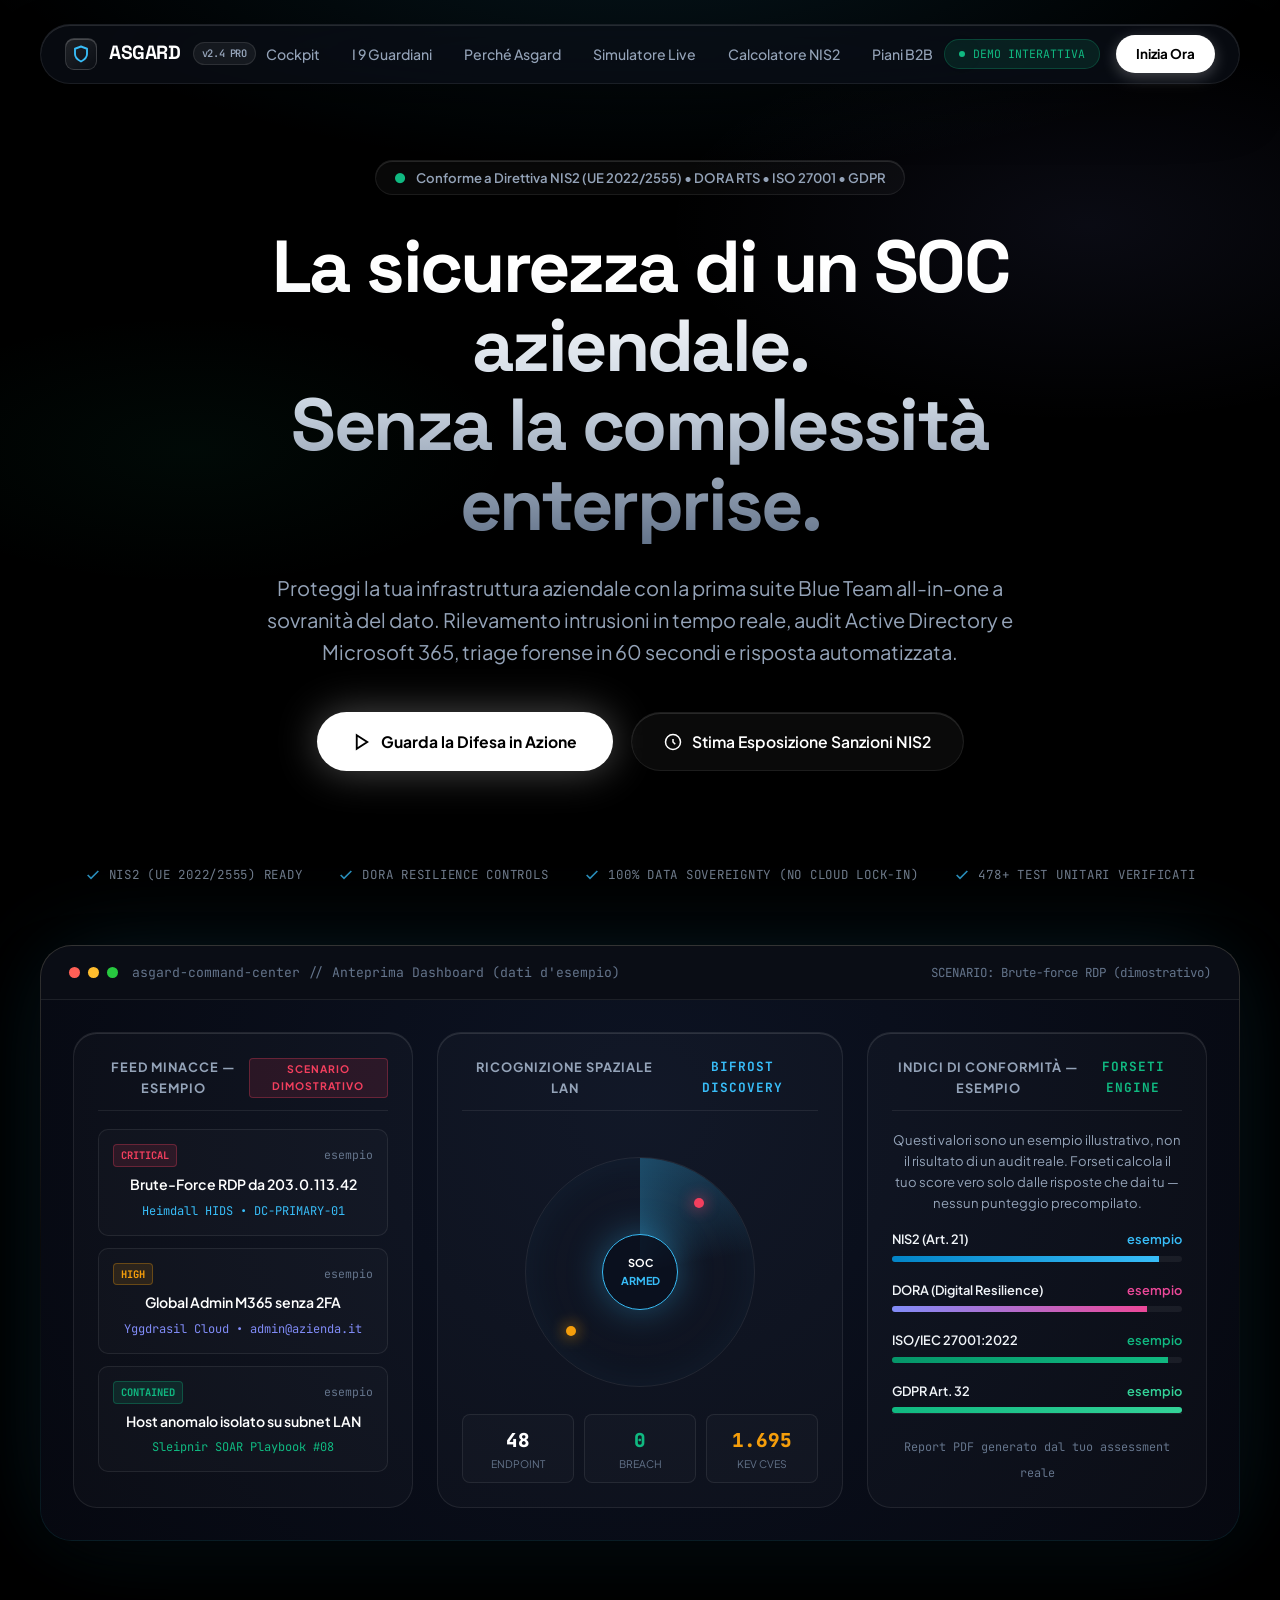
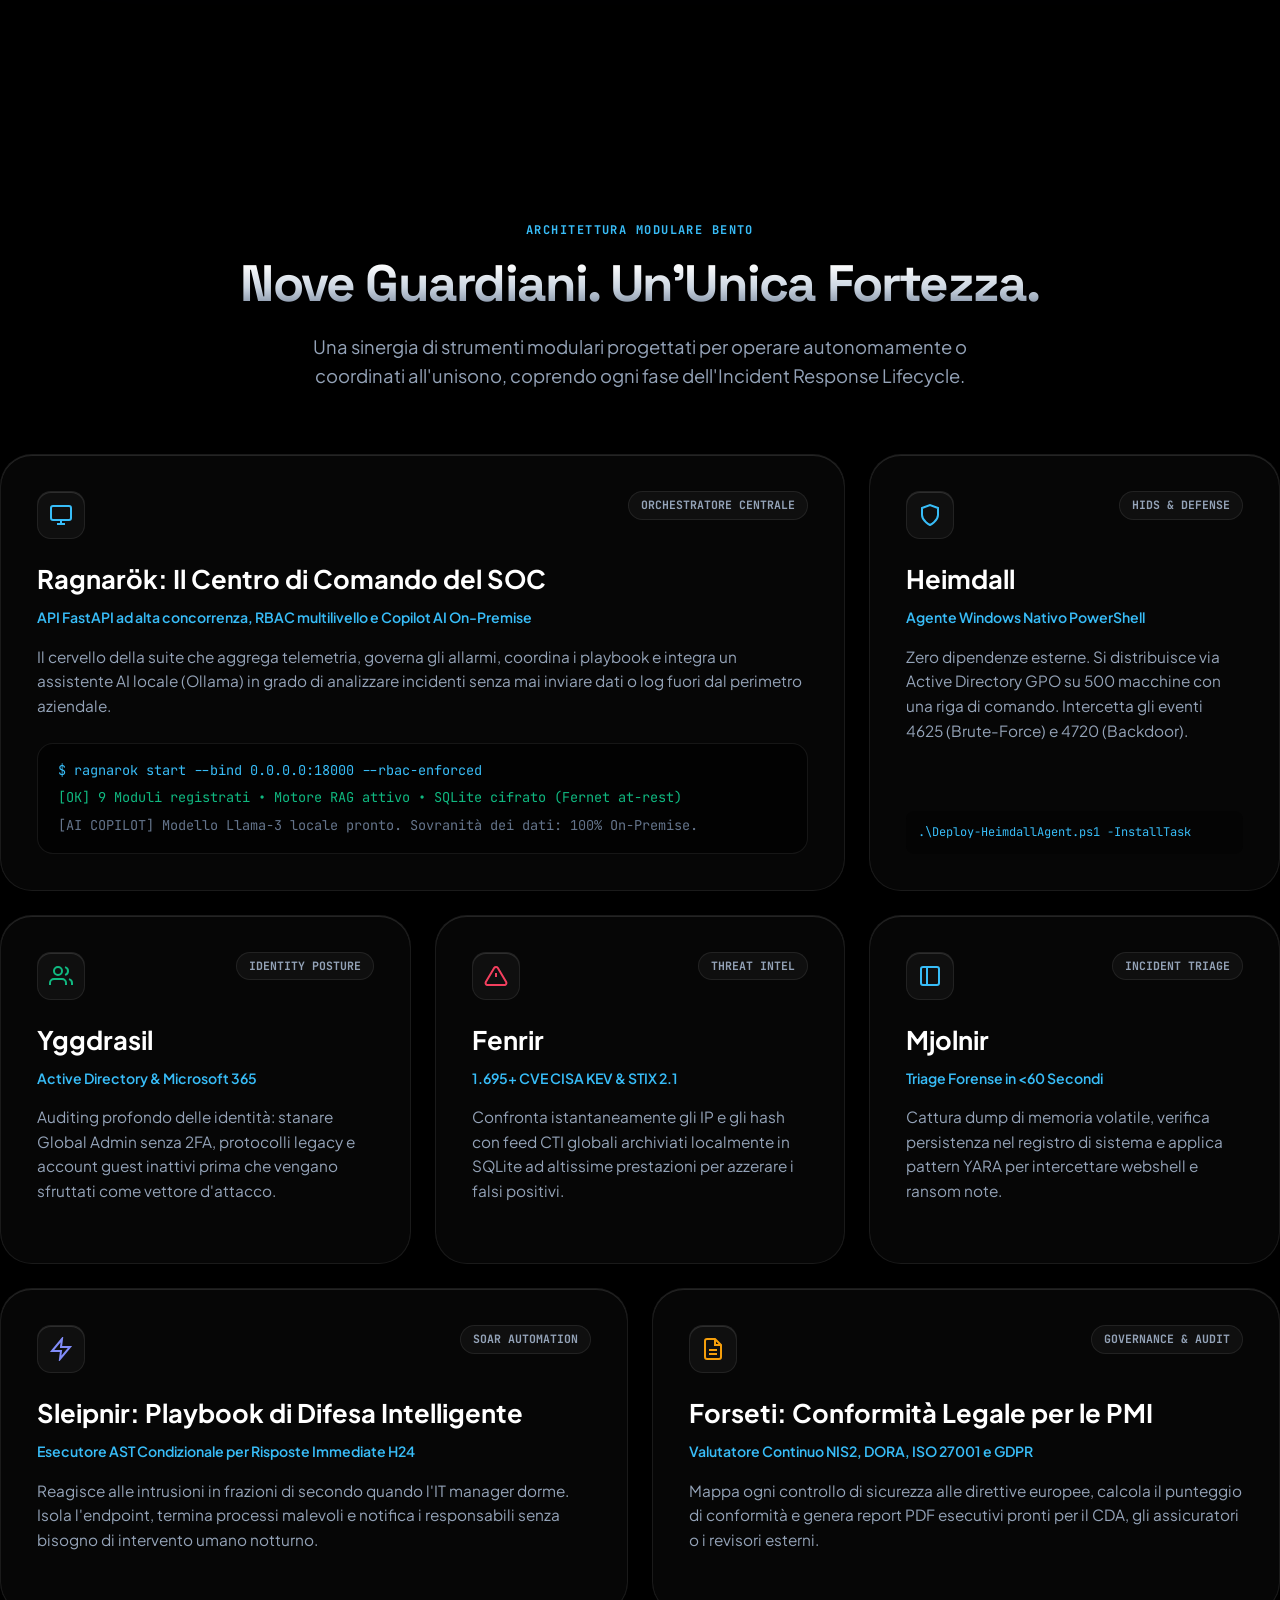
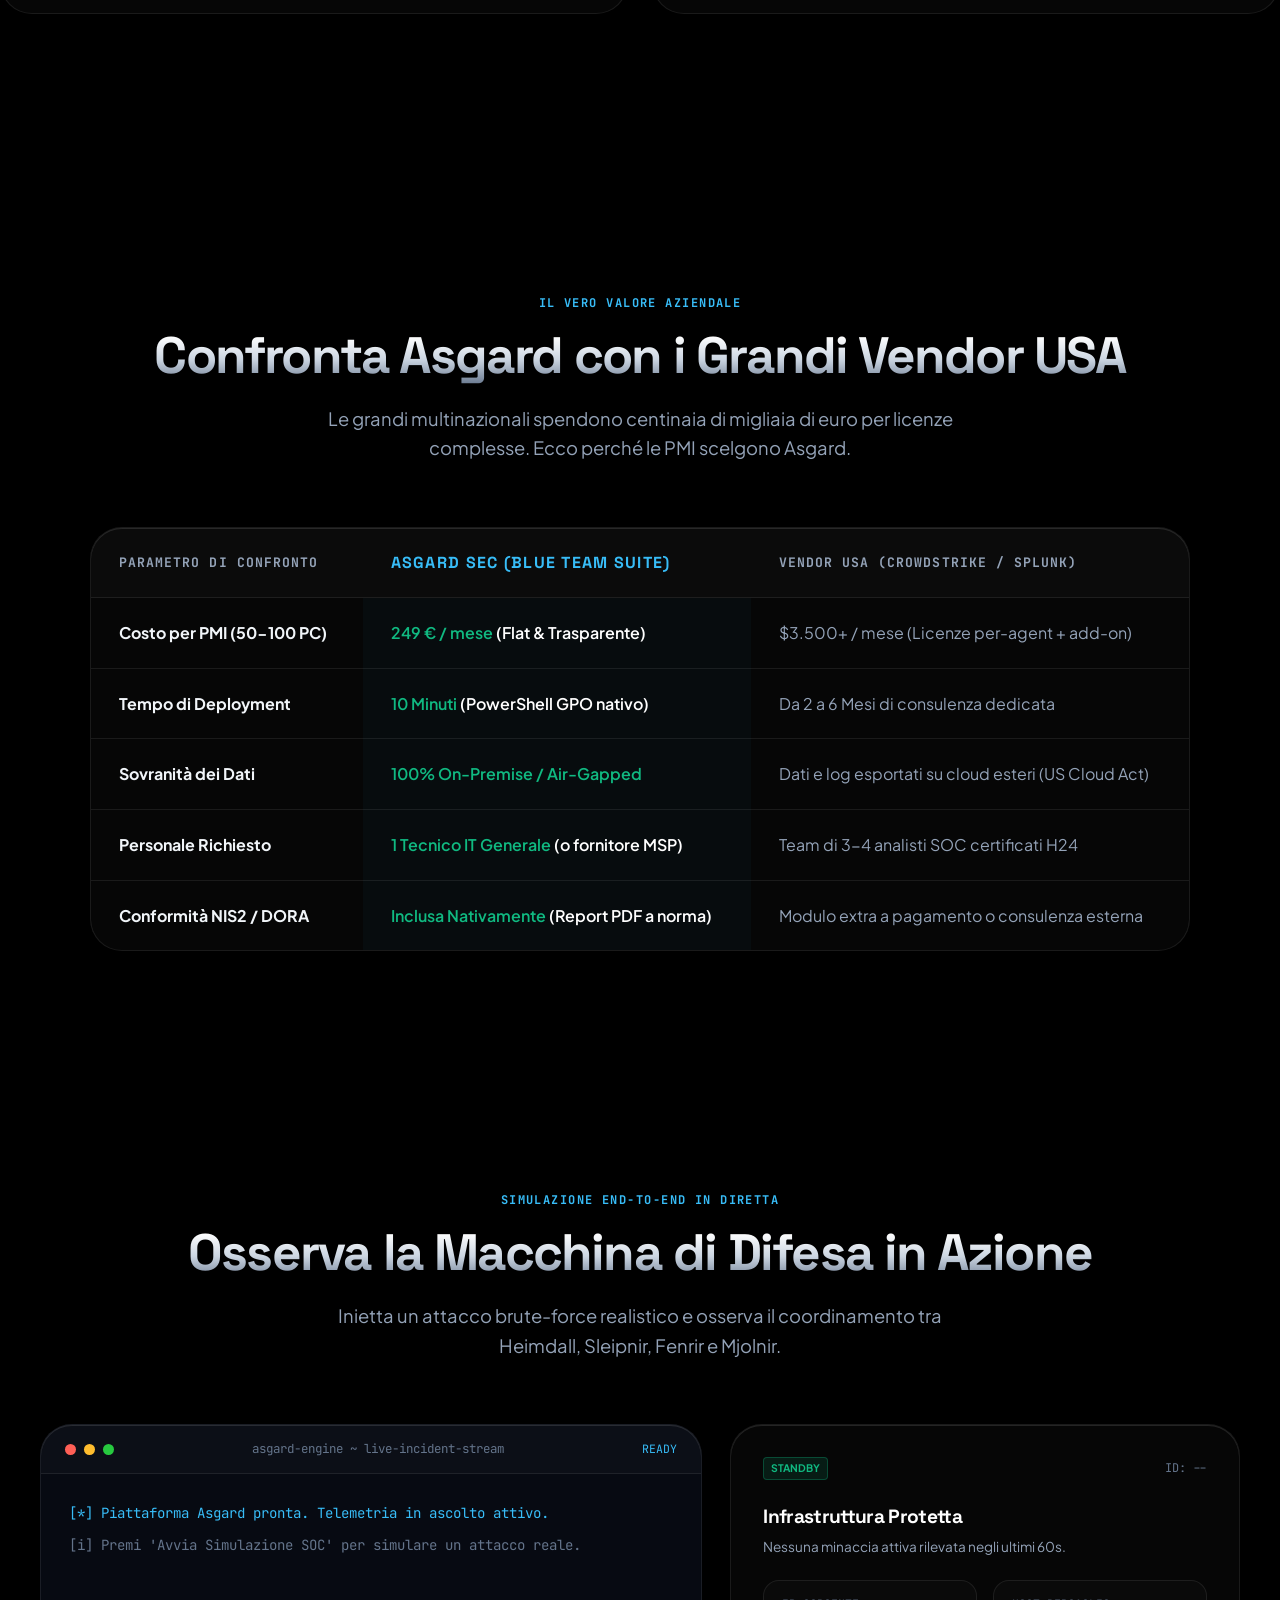
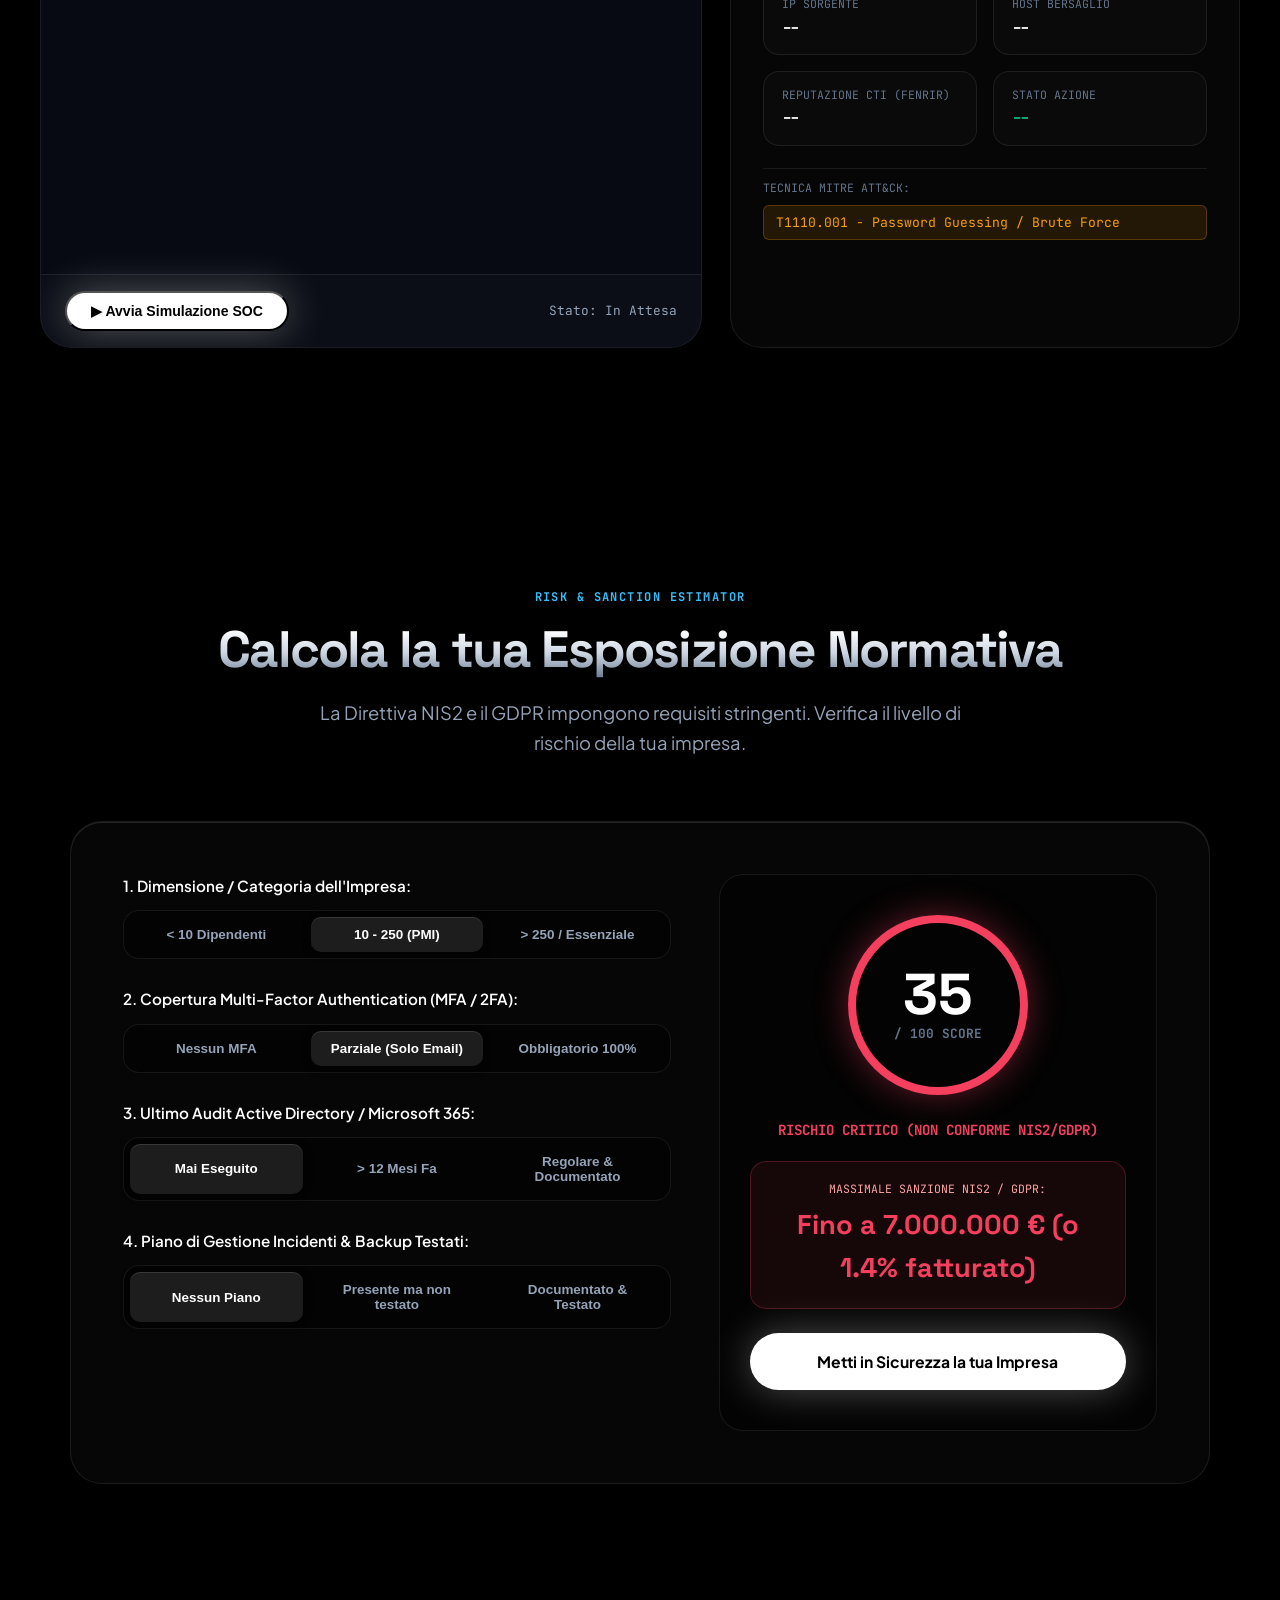
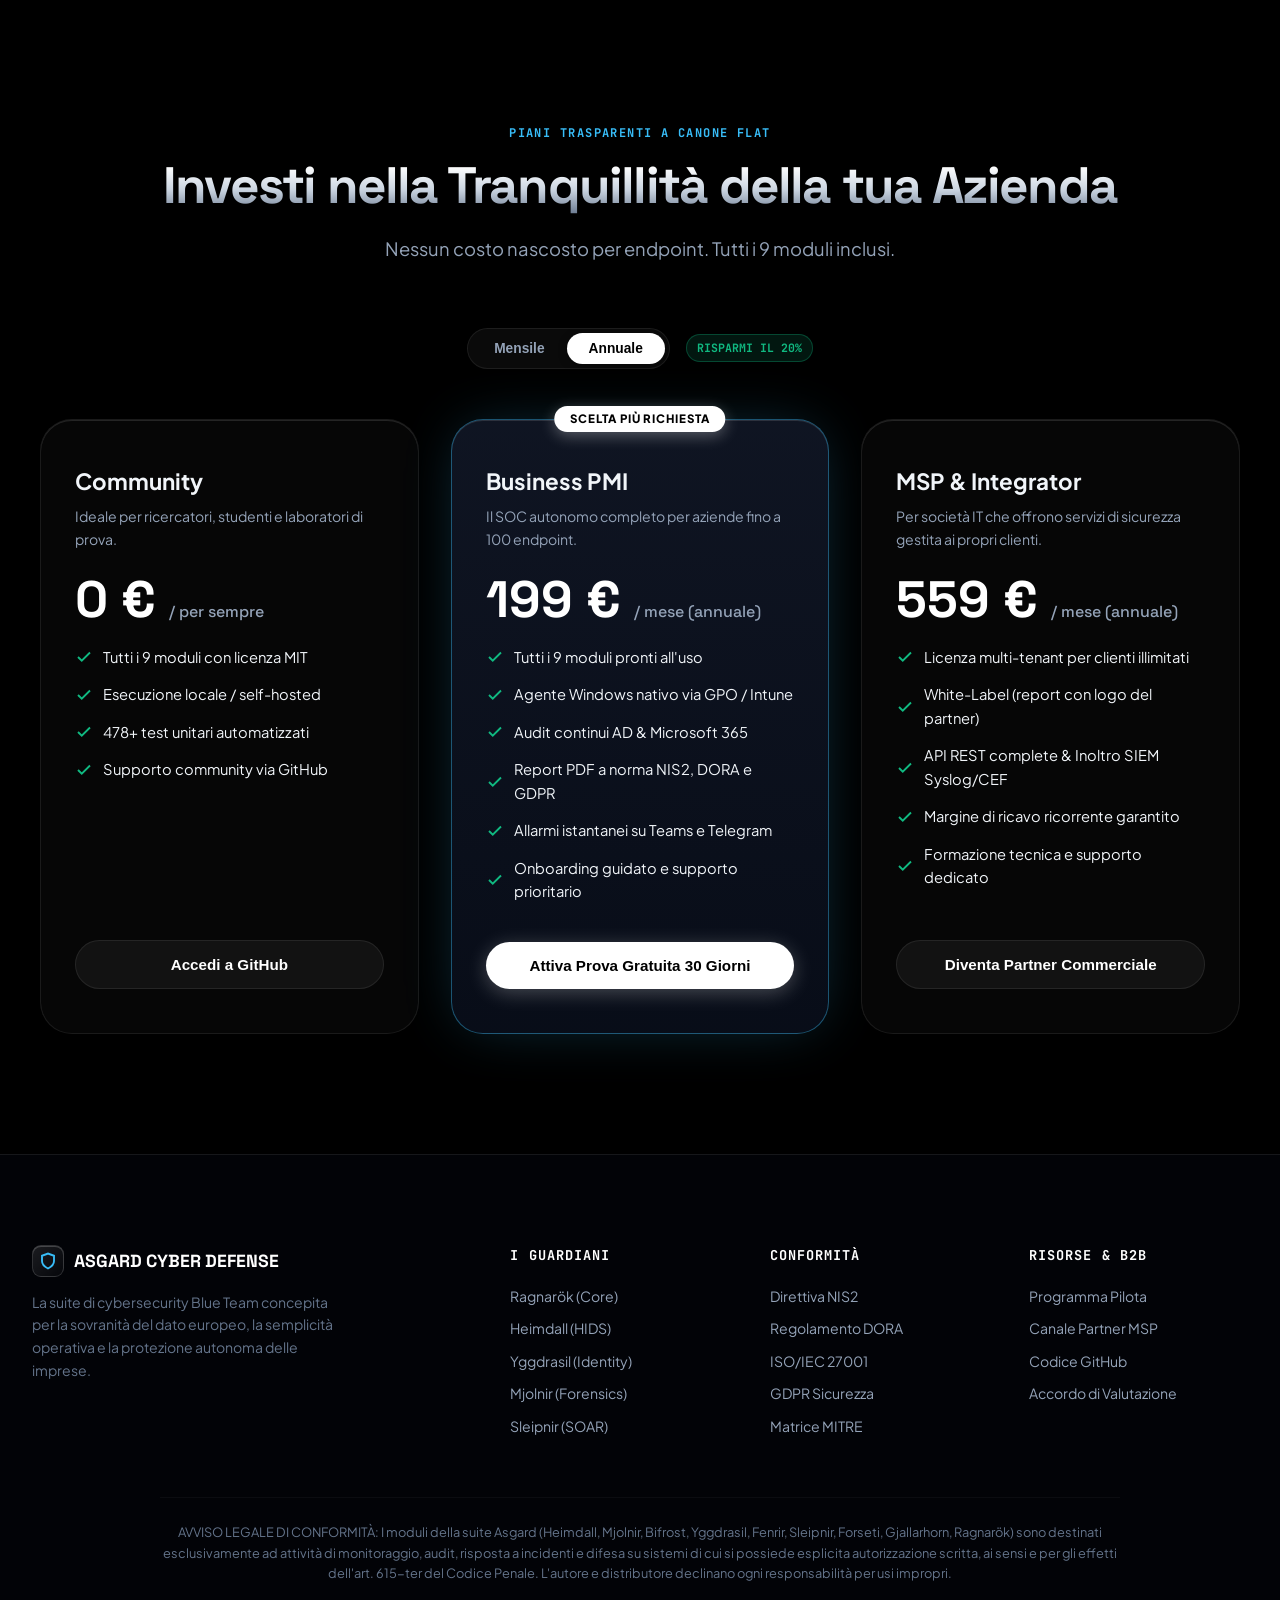
<file: website/index.html>
<!DOCTYPE html>
<html lang="it">
<head>
  <meta charset="UTF-8">
  <meta name="viewport" content="width=device-width, initial-scale=1.0">
  <title>Asgard | Il SOC Autonomo Sovrano per PMI & System Integrator</title>
  <meta name="description" content="Difesa cyber enterprise-grade accessibile. Rilevamento intrusioni H24, audit Active Directory/Microsoft 365, triage forense in 60s e conformità garantita a NIS2, DORA e GDPR.">
  <link rel="stylesheet" href="style.css">
  <link rel="preconnect" href="https://fonts.googleapis.com">
  <link rel="preconnect" href="https://fonts.gstatic.com" crossorigin>
</head>
<body>

  <!-- Aurora Mesh Background -->
  <div class="cyber-bg"></div>

  <!-- Floating Glass Dock Navigation -->
  <div class="nav-wrapper">
    <nav class="navbar">
      <a href="#" class="nav-brand">
        <div class="brand-icon">
          <svg width="18" height="18" viewBox="0 0 24 24" fill="none" stroke="currentColor" stroke-width="2.5" stroke-linecap="round" stroke-linejoin="round"><path d="M12 22s8-4 8-10V5l-8-3-8 3v7c0 6 8 10 8 10z"></path></svg>
        </div>
        <span>ASGARD</span>
        <span class="brand-badge">v2.4 PRO</span>
      </a>

      <ul class="nav-links">
        <li><a href="#cockpit">Cockpit</a></li>
        <li><a href="#bento">I 9 Guardiani</a></li>
        <li><a href="#confronto">Perché Asgard</a></li>
        <li><a href="#simulazione">Simulatore Live</a></li>
        <li><a href="#calcolatore">Calcolatore NIS2</a></li>
        <li><a href="#pricing">Piani B2B</a></li>
      </ul>

      <div class="nav-actions">
        <div class="pulse-pill">
          <span class="pulse-dot"></span>
          <span>DEMO INTERATTIVA</span>
        </div>
        <a href="#pricing" class="btn-nav-cta">Inizia Ora</a>
      </div>
    </nav>
  </div>

  <main>
    <!-- Hero Section -->
    <header class="hero container">
      <div class="hero-pill">
        <span class="dot-check">●</span>
        <span>Conforme a Direttiva NIS2 (UE 2022/2555) • DORA RTS • ISO 27001 • GDPR</span>
      </div>

      <h1 class="titanium-title">
        La sicurezza di un SOC aziendale.<br>
        <span class="cyan-accent">Senza la complessità enterprise.</span>
      </h1>

      <p>
        Proteggi la tua infrastruttura aziendale con la prima suite Blue Team all-in-one a sovranità del dato. Rilevamento intrusioni in tempo reale, audit Active Directory e Microsoft 365, triage forense in 60 secondi e risposta automatizzata.
      </p>

      <div class="hero-actions">
        <a href="#simulazione" class="btn-apple-primary">
          <svg width="18" height="18" viewBox="0 0 24 24" fill="none" stroke="currentColor" stroke-width="2.5"><polygon points="5 3 19 12 5 21 5 3"></polygon></svg>
          Guarda la Difesa in Azione
        </a>
        <a href="#calcolatore" class="btn-apple-secondary">
          <svg width="18" height="18" viewBox="0 0 24 24" fill="none" stroke="currentColor" stroke-width="2"><circle cx="12" cy="12" r="10"></circle><path d="M12 8v4l3 3"></path></svg>
          Stima Esposizione Sanzioni NIS2
        </a>
      </div>

      <!-- Trust Bar / Certification Seals -->
      <div class="trust-bar">
        <div class="trust-item">
          <svg width="16" height="16" viewBox="0 0 24 24" fill="none" stroke="currentColor" stroke-width="2.5"><polyline points="20 6 9 17 4 12"></polyline></svg>
          <span>NIS2 (UE 2022/2555) Ready</span>
        </div>
        <div class="trust-item">
          <svg width="16" height="16" viewBox="0 0 24 24" fill="none" stroke="currentColor" stroke-width="2.5"><polyline points="20 6 9 17 4 12"></polyline></svg>
          <span>DORA Resilience Controls</span>
        </div>
        <div class="trust-item">
          <svg width="16" height="16" viewBox="0 0 24 24" fill="none" stroke="currentColor" stroke-width="2.5"><polyline points="20 6 9 17 4 12"></polyline></svg>
          <span>100% Data Sovereignty (No Cloud Lock-in)</span>
        </div>
        <div class="trust-item">
          <svg width="16" height="16" viewBox="0 0 24 24" fill="none" stroke="currentColor" stroke-width="2.5"><polyline points="20 6 9 17 4 12"></polyline></svg>
          <span>478+ Test Unitari Verificati</span>
        </div>
      </div>

      <!-- Luxury Showcase Frame (Cockpit) -->
      <div id="cockpit" class="showcase-frame">
        <div class="showcase-inner">
          <div class="showcase-topbar">
            <div style="display: flex; align-items: center; gap: 14px;">
              <div class="mac-controls">
                <span class="c-red"></span>
                <span class="c-yellow"></span>
                <span class="c-green"></span>
              </div>
              <span style="font-family: var(--font-mono); color: var(--text-dark);">
                asgard-command-center // Anteprima Dashboard (dati d'esempio)
              </span>
            </div>
            <div style="display: flex; gap: 20px; font-family: var(--font-mono); font-size: 0.78rem;">
              <span style="color: var(--text-dark);">SCENARIO: Brute-force RDP (dimostrativo)</span>
            </div>
          </div>

          <div class="showcase-grid">
            <!-- Feed Card (Left) -->
            <div class="glass-panel">
              <div class="panel-header">
                <span>Feed Minacce — Esempio</span>
                <span class="badge-tag b-crit">SCENARIO DIMOSTRATIVO</span>
              </div>
              <div class="feed-stack">
                <div class="feed-card">
                  <div class="feed-top">
                    <span class="badge-tag b-crit">CRITICAL</span>
                    <span style="color: var(--text-dark);">esempio</span>
                  </div>
                  <div style="font-size: 0.88rem; font-weight: 600; color: #fff;">Brute-Force RDP da 203.0.113.42</div>
                  <div style="font-size: 0.75rem; color: var(--cyan); font-family: var(--font-mono);">Heimdall HIDS • DC-PRIMARY-01</div>
                </div>

                <div class="feed-card">
                  <div class="feed-top">
                    <span class="badge-tag b-high">HIGH</span>
                    <span style="color: var(--text-dark);">esempio</span>
                  </div>
                  <div style="font-size: 0.88rem; font-weight: 600; color: #fff;">Global Admin M365 senza 2FA</div>
                  <div style="font-size: 0.75rem; color: var(--violet); font-family: var(--font-mono);">Yggdrasil Cloud • admin@azienda.it</div>
                </div>

                <div class="feed-card">
                  <div class="feed-top">
                    <span class="badge-tag b-ok">CONTAINED</span>
                    <span style="color: var(--text-dark);">esempio</span>
                  </div>
                  <div style="font-size: 0.88rem; font-weight: 600; color: #fff;">Host anomalo isolato su subnet LAN</div>
                  <div style="font-size: 0.75rem; color: var(--emerald); font-family: var(--font-mono);">Sleipnir SOAR Playbook #08</div>
                </div>
              </div>
            </div>

            <!-- Spatial Radar (Center) -->
            <div class="glass-panel" style="justify-content: space-between; text-align: center;">
              <div class="panel-header">
                <span>Ricognizione Spaziale LAN</span>
                <span style="color: var(--cyan); font-family: var(--font-mono);">BIFROST DISCOVERY</span>
              </div>

              <div class="radar-stage">
                <div class="radar-sweep-beam"></div>
                <div class="radar-shield">
                  <span>SOC</span>
                  <span style="color: var(--cyan);">ARMED</span>
                </div>
                <div class="radar-anomaly a1" title="Tentativo di Accesso Malevolo"></div>
                <div class="radar-anomaly a2" title="Porta RDP Esplorata"></div>
              </div>

              <div style="display: grid; grid-template-columns: repeat(3, 1fr); gap: 10px; margin-top: 10px;">
                <div style="background: rgba(255,255,255,0.02); padding: 10px; border-radius: 8px; border: 1px solid var(--glass-border);">
                  <div style="font-size: 1.2rem; font-family: var(--font-mono); font-weight: 800; color: #fff;" id="stat-endpoints">48</div>
                  <div style="font-size: 0.65rem; color: var(--text-dark); text-transform: uppercase;">Endpoint</div>
                </div>
                <div style="background: rgba(255,255,255,0.02); padding: 10px; border-radius: 8px; border: 1px solid var(--glass-border);">
                  <div style="font-size: 1.2rem; font-family: var(--font-mono); font-weight: 800; color: var(--emerald);">0</div>
                  <div style="font-size: 0.65rem; color: var(--text-dark); text-transform: uppercase;">Breach</div>
                </div>
                <div style="background: rgba(255,255,255,0.02); padding: 10px; border-radius: 8px; border: 1px solid var(--glass-border);">
                  <div style="font-size: 1.2rem; font-family: var(--font-mono); font-weight: 800; color: var(--amber);">1.695</div>
                  <div style="font-size: 0.65rem; color: var(--text-dark); text-transform: uppercase;">KEV CVEs</div>
                </div>
              </div>
            </div>

            <!-- Compliance Posture (Right) -->
            <div class="glass-panel">
              <div class="panel-header">
                <span>Indici di Conformità — Esempio</span>
                <span style="color: var(--emerald); font-family: var(--font-mono);">FORSETI ENGINE</span>
              </div>

              <p style="font-size: 0.82rem; color: var(--text-muted); margin: 0 0 16px;">
                Questi valori sono un esempio illustrativo, non il risultato di un audit reale. Forseti calcola il tuo score vero solo dalle risposte che dai tu — nessun punteggio precompilato.
              </p>

              <div style="display: flex; flex-direction: column; gap: 18px;">
                <div>
                  <div style="display: flex; justify-content: space-between; font-size: 0.8rem; font-weight: 600; margin-bottom: 6px;">
                    <span>NIS2 (Art. 21)</span>
                    <span style="color: var(--cyan);">esempio</span>
                  </div>
                  <div style="height: 6px; background: rgba(255,255,255,0.06); border-radius: 999px; overflow: hidden;">
                    <div style="width: 92%; height: 100%; background: linear-gradient(90deg, #0284c7, var(--cyan));"></div>
                  </div>
                </div>

                <div>
                  <div style="display: flex; justify-content: space-between; font-size: 0.8rem; font-weight: 600; margin-bottom: 6px;">
                    <span>DORA (Digital Resilience)</span>
                    <span style="color: #ec4899;">esempio</span>
                  </div>
                  <div style="height: 6px; background: rgba(255,255,255,0.06); border-radius: 999px; overflow: hidden;">
                    <div style="width: 88%; height: 100%; background: linear-gradient(90deg, var(--violet), #ec4899);"></div>
                  </div>
                </div>

                <div>
                  <div style="display: flex; justify-content: space-between; font-size: 0.8rem; font-weight: 600; margin-bottom: 6px;">
                    <span>ISO/IEC 27001:2022</span>
                    <span style="color: var(--emerald);">esempio</span>
                  </div>
                  <div style="height: 6px; background: rgba(255,255,255,0.06); border-radius: 999px; overflow: hidden;">
                    <div style="width: 95%; height: 100%; background: linear-gradient(90deg, #059669, var(--emerald));"></div>
                  </div>
                </div>

                <div>
                  <div style="display: flex; justify-content: space-between; font-size: 0.8rem; font-weight: 600; margin-bottom: 6px;">
                    <span>GDPR Art. 32</span>
                    <span style="color: #34d399;">esempio</span>
                  </div>
                  <div style="height: 6px; background: rgba(255,255,255,0.06); border-radius: 999px; overflow: hidden;">
                    <div style="width: 100%; height: 100%; background: linear-gradient(90deg, #10b981, #34d399);"></div>
                  </div>
                </div>
              </div>

              <div style="margin-top: auto; padding-top: 18px; border-top: 1px solid var(--glass-border); text-align: center;">
                <span style="font-size: 0.74rem; color: var(--text-dark); font-family: var(--font-mono);">
                  Report PDF generato dal tuo assessment reale
                </span>
              </div>
            </div>
          </div>
        </div>
      </div>
    </header>

    <!-- ====================================================================
         BENTO GRID: THE 9 GUARDIANS
         ==================================================================== -->
    <section id="bento" class="section container">
      <div class="section-eyebrow">ARCHITETTURA MODULARE BENTO</div>
      <h2 class="section-heading titanium-title">Nove Guardiani. Un'Unica Fortezza.</h2>
      <p class="section-sub">
        Una sinergia di strumenti modulari progettati per operare autonomamente o coordinati all'unisono, coprendo ogni fase dell'Incident Response Lifecycle.
      </p>

      <div class="bento-grid">
        <!-- 1. Ragnarök (Span 8 - Featured Hero Card) -->
        <div class="bento-card span-8">
          <div class="bento-top">
            <div class="bento-icon">
              <svg width="24" height="24" viewBox="0 0 24 24" fill="none" stroke="currentColor" stroke-width="2"><rect x="2" y="3" width="20" height="14" rx="2"></rect><line x1="8" y1="21" x2="16" y2="21"></line><line x1="12" y1="17" x2="12" y2="21"></line></svg>
            </div>
            <span class="bento-tag">ORCHESTRATORE CENTRALE</span>
          </div>
          <div class="bento-title">Ragnarök: Il Centro di Comando del SOC</div>
          <div class="bento-subtitle">API FastAPI ad alta concorrenza, RBAC multilivello e Copilot AI On-Premise</div>
          <p class="bento-desc">
            Il cervello della suite che aggrega telemetria, governa gli allarmi, coordina i playbook e integra un assistente AI locale (Ollama) in grado di analizzare incidenti senza mai inviare dati o log fuori dal perimetro aziendale.
          </p>

          <div class="bento-code-preview">
            <div style="color: var(--cyan);">$ ragnarok start --bind 0.0.0.0:18000 --rbac-enforced</div>
            <div style="color: var(--emerald);">[OK] 9 Moduli registrati • Motore RAG attivo • SQLite cifrato (Fernet at-rest)</div>
            <div style="color: var(--text-dark);">[AI COPILOT] Modello Llama-3 locale pronto. Sovranità dei dati: 100% On-Premise.</div>
          </div>
        </div>

        <!-- 2. Heimdall (Span 4 - Windows Native Agent) -->
        <div class="bento-card span-4">
          <div class="bento-top">
            <div class="bento-icon" style="color: var(--cyan);">
              <svg width="24" height="24" viewBox="0 0 24 24" fill="none" stroke="currentColor" stroke-width="2"><path d="M12 22s8-4 8-10V5l-8-3-8 3v7c0 6 8 10 8 10z"></path></svg>
            </div>
            <span class="bento-tag">HIDS & DEFENSE</span>
          </div>
          <div class="bento-title">Heimdall</div>
          <div class="bento-subtitle">Agente Windows Nativo PowerShell</div>
          <p class="bento-desc">
            Zero dipendenze esterne. Si distribuisce via Active Directory GPO su 500 macchine con una riga di comando. Intercetta gli eventi 4625 (Brute-Force) e 4720 (Backdoor).
          </p>
          <div style="background: rgba(0,0,0,0.4); padding: 12px; border-radius: 8px; font-family: var(--font-mono); font-size: 0.75rem; color: var(--cyan);">
            .\Deploy-HeimdallAgent.ps1 -InstallTask
          </div>
        </div>

        <!-- 3. Yggdrasil (Span 4 - Identity & Cloud M365) -->
        <div class="bento-card span-4">
          <div class="bento-top">
            <div class="bento-icon" style="color: var(--emerald);">
              <svg width="24" height="24" viewBox="0 0 24 24" fill="none" stroke="currentColor" stroke-width="2"><path d="M17 21v-2a4 4 0 0 0-4-4H5a4 4 0 0 0-4 4v2"></path><circle cx="9" cy="7" r="4"></circle><path d="M23 21v-2a4 4 0 0 0-3-3.87"></path><path d="M16 3.13a4 4 0 0 1 0 7.75"></path></svg>
            </div>
            <span class="bento-tag">IDENTITY POSTURE</span>
          </div>
          <div class="bento-title">Yggdrasil</div>
          <div class="bento-subtitle">Active Directory & Microsoft 365</div>
          <p class="bento-desc">
            Auditing profondo delle identità: stanare Global Admin senza 2FA, protocolli legacy e account guest inattivi prima che vengano sfruttati come vettore d'attacco.
          </p>
        </div>

        <!-- 4. Fenrir (Span 4 - Threat Intel) -->
        <div class="bento-card span-4">
          <div class="bento-top">
            <div class="bento-icon" style="color: var(--rose);">
              <svg width="24" height="24" viewBox="0 0 24 24" fill="none" stroke="currentColor" stroke-width="2"><path d="M10.29 3.86L1.82 18a2 2 0 0 0 1.71 3h16.94a2 2 0 0 0 1.71-3L13.71 3.86a2 2 0 0 0-3.42 0z"></path><line x1="12" y1="9" x2="12" y2="13"></line><line x1="12" y1="17" x2="12.01" y2="17"></line></svg>
            </div>
            <span class="bento-tag">THREAT INTEL</span>
          </div>
          <div class="bento-title">Fenrir</div>
          <div class="bento-subtitle">1.695+ CVE CISA KEV & STIX 2.1</div>
          <p class="bento-desc">
            Confronta istantaneamente gli IP e gli hash con feed CTI globali archiviati localmente in SQLite ad altissime prestazioni per azzerare i falsi positivi.
          </p>
        </div>

        <!-- 5. Mjolnir (Span 4 - Forensic Triage) -->
        <div class="bento-card span-4">
          <div class="bento-top">
            <div class="bento-icon" style="color: #38bdf8;">
              <svg width="24" height="24" viewBox="0 0 24 24" fill="none" stroke="currentColor" stroke-width="2"><rect x="3" y="3" width="18" height="18" rx="2"></rect><line x1="9" y1="3" x2="9" y2="21"></line></svg>
            </div>
            <span class="bento-tag">INCIDENT TRIAGE</span>
          </div>
          <div class="bento-title">Mjolnir</div>
          <div class="bento-subtitle">Triage Forense in &lt;60 Secondi</div>
          <p class="bento-desc">
            Cattura dump di memoria volatile, verifica persistenza nel registro di sistema e applica pattern YARA per intercettare webshell e ransom note.
          </p>
        </div>

        <!-- 6. Sleipnir (Span 6 - SOAR Playbooks) -->
        <div class="bento-card span-6">
          <div class="bento-top">
            <div class="bento-icon" style="color: var(--violet);">
              <svg width="24" height="24" viewBox="0 0 24 24" fill="none" stroke="currentColor" stroke-width="2"><polygon points="13 2 3 14 12 14 11 22 21 10 12 10 13 2"></polygon></svg>
            </div>
            <span class="bento-tag">SOAR AUTOMATION</span>
          </div>
          <div class="bento-title">Sleipnir: Playbook di Difesa Intelligente</div>
          <div class="bento-subtitle">Esecutore AST Condizionale per Risposte Immediate H24</div>
          <p class="bento-desc">
            Reagisce alle intrusioni in frazioni di secondo quando l'IT manager dorme. Isola l'endpoint, termina processi malevoli e notifica i responsabili senza bisogno di intervento umano notturno.
          </p>
        </div>

        <!-- 7. Forseti (Span 6 - Compliance Engine) -->
        <div class="bento-card span-6">
          <div class="bento-top">
            <div class="bento-icon" style="color: var(--amber);">
              <svg width="24" height="24" viewBox="0 0 24 24" fill="none" stroke="currentColor" stroke-width="2"><path d="M14 2H6a2 2 0 0 0-2 2v16a2 2 0 0 0 2 2h12a2 2 0 0 0 2-2V8z"></path><polyline points="14 2 14 8 20 8"></polyline><line x1="16" y1="13" x2="8" y2="13"></line><line x1="16" y1="17" x2="8" y2="17"></line></svg>
            </div>
            <span class="bento-tag">GOVERNANCE & AUDIT</span>
          </div>
          <div class="bento-title">Forseti: Conformità Legale per le PMI</div>
          <div class="bento-subtitle">Valutatore Continuo NIS2, DORA, ISO 27001 e GDPR</div>
          <p class="bento-desc">
            Mappa ogni controllo di sicurezza alle direttive europee, calcola il punteggio di conformità e genera report PDF esecutivi pronti per il CDA, gli assicuratori o i revisori esterni.
          </p>
        </div>
      </div>
    </section>

    <!-- ====================================================================
         COMPARISON SECTION: ASGARD VS. TRADITIONAL US VENDORS
         ==================================================================== -->
    <section id="confronto" class="section container">
      <div class="section-eyebrow">IL VERO VALORE AZIENDALE</div>
      <h2 class="section-heading titanium-title">Confronta Asgard con i Grandi Vendor USA</h2>
      <p class="section-sub">
        Le grandi multinazionali spendono centinaia di migliaia di euro per licenze complesse. Ecco perché le PMI scelgono Asgard.
      </p>

      <div class="compare-container">
        <table class="compare-table">
          <thead>
            <tr>
              <th>Parametro di Confronto</th>
              <th class="th-asgard">ASGARD SEC (Blue Team Suite)</th>
              <th>Vendor USA (CrowdStrike / Splunk)</th>
            </tr>
          </thead>
          <tbody>
            <tr>
              <td><strong>Costo per PMI (50-100 PC)</strong></td>
              <td class="td-highlight"><span style="color: var(--emerald);">249 € / mese</span> (Flat & Trasparente)</td>
              <td style="color: var(--text-muted);">$3.500+ / mese (Licenze per-agent + add-on)</td>
            </tr>
            <tr>
              <td><strong>Tempo di Deployment</strong></td>
              <td class="td-highlight"><span style="color: var(--emerald);">10 Minuti</span> (PowerShell GPO nativo)</td>
              <td style="color: var(--text-muted);">Da 2 a 6 Mesi di consulenza dedicata</td>
            </tr>
            <tr>
              <td><strong>Sovranità dei Dati</strong></td>
              <td class="td-highlight"><span style="color: var(--emerald);">100% On-Premise / Air-Gapped</span></td>
              <td style="color: var(--text-muted);">Dati e log esportati su cloud esteri (US Cloud Act)</td>
            </tr>
            <tr>
              <td><strong>Personale Richiesto</strong></td>
              <td class="td-highlight"><span style="color: var(--emerald);">1 Tecnico IT Generale</span> (o fornitore MSP)</td>
              <td style="color: var(--text-muted);">Team di 3-4 analisti SOC certificati H24</td>
            </tr>
            <tr>
              <td><strong>Conformità NIS2 / DORA</strong></td>
              <td class="td-highlight"><span style="color: var(--emerald);">Inclusa Nativamente</span> (Report PDF a norma)</td>
              <td style="color: var(--text-muted);">Modulo extra a pagamento o consulenza esterna</td>
            </tr>
          </tbody>
        </table>
      </div>
    </section>

    <!-- ====================================================================
         LIVE INTERACTIVE SIMULATOR (DUAL-VIEW)
         ==================================================================== -->
    <section id="simulazione" class="section container">
      <div class="section-eyebrow">SIMULAZIONE END-TO-END IN DIRETTA</div>
      <h2 class="section-heading titanium-title">Osserva la Macchina di Difesa in Azione</h2>
      <p class="section-sub">
        Inietta un attacco brute-force realistico e osserva il coordinamento tra Heimdall, Sleipnir, Fenrir e Mjolnir.
      </p>

      <div class="sim-wrapper">
        <!-- Terminal (Left) -->
        <div class="terminal-box">
          <div class="terminal-header">
            <div class="mac-controls">
              <span class="c-red"></span>
              <span class="c-yellow"></span>
              <span class="c-green"></span>
            </div>
            <span style="font-family: var(--font-mono); font-size: 0.78rem; color: var(--text-dark);">
              asgard-engine ~ live-incident-stream
            </span>
            <span style="font-size: 0.72rem; font-family: var(--font-mono); color: var(--cyan);">
              READY
            </span>
          </div>

          <div id="terminal-logs" class="terminal-body">
            <div class="log-entry log-cyan">[*] Piattaforma Asgard pronta. Telemetria in ascolto attivo.</div>
            <div class="log-entry" style="color: var(--text-dark);">[i] Premi 'Avvia Simulazione SOC' per simulare un attacco reale.</div>
          </div>

          <div class="terminal-actions">
            <button id="btn-run-simulation" class="btn-apple-primary" style="padding: 10px 24px; font-size: 0.88rem;">
              ▶ Avvia Simulazione SOC
            </button>
            <span id="sim-status-text" style="font-family: var(--font-mono); font-size: 0.8rem; color: var(--text-muted);">
              Stato: In Attesa
            </span>
          </div>
        </div>

        <!-- Incident Inspector (Right) -->
        <div class="inspector-card">
          <div style="display: flex; justify-content: space-between; align-items: center;">
            <span class="badge-tag b-ok" id="inc-state-pill">STANDBY</span>
            <span style="font-family: var(--font-mono); font-size: 0.75rem; color: var(--text-dark);" id="inc-id-tag">ID: --</span>
          </div>

          <div>
            <h3 style="font-size: 1.2rem; color: #fff; margin-bottom: 4px;" id="inc-title-display">Infrastruttura Protetta</h3>
            <p style="font-size: 0.85rem; color: var(--text-muted);" id="inc-desc-display">Nessuna minaccia attiva rilevata negli ultimi 60s.</p>
          </div>

          <div class="inspector-grid">
            <div class="inspector-box">
              <div class="inspector-lbl">IP Sorgente</div>
              <div class="inspector-val" id="inc-src-ip">--</div>
            </div>

            <div class="inspector-box">
              <div class="inspector-lbl">Host Bersaglio</div>
              <div class="inspector-val" id="inc-target-host">--</div>
            </div>

            <div class="inspector-box">
              <div class="inspector-lbl">Reputazione CTI (Fenrir)</div>
              <div class="inspector-val" id="inc-cti-score">--</div>
            </div>

            <div class="inspector-box">
              <div class="inspector-lbl">Stato Azione</div>
              <div class="inspector-val" style="color: var(--emerald);" id="inc-action-status">--</div>
            </div>
          </div>

          <div style="padding-top: 10px; border-top: 1px solid var(--glass-border);">
            <div style="font-size: 0.72rem; font-family: var(--font-mono); color: var(--text-dark); margin-bottom: 8px;">
              TECNICA MITRE ATT&CK:
            </div>
            <div style="font-family: var(--font-mono); font-size: 0.82rem; color: var(--amber); background: var(--amber-dim); padding: 6px 12px; border-radius: 6px; border: 1px solid rgba(245,158,11,0.25);" id="inc-mitre-tag">
              T1110.001 - Password Guessing / Brute Force
            </div>
          </div>
        </div>
      </div>
    </section>

    <!-- ====================================================================
         APPLE-GRADE COMPLIANCE CALCULATOR (SEGMENTED CONTROLS)
         ==================================================================== -->
    <section id="calcolatore" class="section container">
      <div class="section-eyebrow">RISK & SANCTION ESTIMATOR</div>
      <h2 class="section-heading titanium-title">Calcola la tua Esposizione Normativa</h2>
      <p class="section-sub">
        La Direttiva NIS2 e il GDPR impongono requisiti stringenti. Verifica il livello di rischio della tua impresa.
      </p>

      <div class="calc-module">
        <div class="calc-questions">
          <!-- Q1: Company Size -->
          <div class="calc-q-group">
            <label>1. Dimensione / Categoria dell'Impresa:</label>
            <div class="segmented-control" data-group="size">
              <button class="seg-btn" data-val="micro">&lt; 10 Dipendenti</button>
              <button class="seg-btn active" data-val="pmi">10 - 250 (PMI)</button>
              <button class="seg-btn" data-val="large">&gt; 250 / Essenziale</button>
            </div>
          </div>

          <!-- Q2: MFA Status -->
          <div class="calc-q-group">
            <label>2. Copertura Multi-Factor Authentication (MFA / 2FA):</label>
            <div class="segmented-control" data-group="mfa">
              <button class="seg-btn" data-val="none">Nessun MFA</button>
              <button class="seg-btn active" data-val="partial">Parziale (Solo Email)</button>
              <button class="seg-btn" data-val="all">Obbligatorio 100%</button>
            </div>
          </div>

          <!-- Q3: AD Audit -->
          <div class="calc-q-group">
            <label>3. Ultimo Audit Active Directory / Microsoft 365:</label>
            <div class="segmented-control" data-group="adaudit">
              <button class="seg-btn active" data-val="never">Mai Eseguito</button>
              <button class="seg-btn" data-val="old">&gt; 12 Mesi Fa</button>
              <button class="seg-btn" data-val="recent">Regolare & Documentato</button>
            </div>
          </div>

          <!-- Q4: IR Plan -->
          <div class="calc-q-group">
            <label>4. Piano di Gestione Incidenti & Backup Testati:</label>
            <div class="segmented-control" data-group="irplan">
              <button class="seg-btn active" data-val="no">Nessun Piano</button>
              <button class="seg-btn" data-val="untested">Presente ma non testato</button>
              <button class="seg-btn" data-val="tested">Documentato & Testato</button>
            </div>
          </div>
        </div>

        <!-- Gauge Output Stage -->
        <div class="calc-results-stage">
          <div id="calc-score-circle" class="radial-gauge">
            <div id="calc-score-val" class="gauge-num">35</div>
            <div class="gauge-unit">/ 100 SCORE</div>
          </div>

          <div id="calc-score-status" style="font-family: var(--font-mono); font-weight: 700; font-size: 0.88rem; color: var(--rose); margin-bottom: 20px;">
            RISCHIO CRITICO (NON CONFORME)
          </div>

          <div class="fine-warning-card">
            <div style="font-size: 0.72rem; font-family: var(--font-mono); text-transform: uppercase; color: #fca5a5; margin-bottom: 4px;">
              Massimale Sanzione NIS2 / GDPR:
            </div>
            <div id="calc-fine-amount" class="fine-val">Fino a 7.000.000 €</div>
          </div>

          <a href="#pricing" class="btn-apple-primary" style="width: 100%; justify-content: center;">
            Metti in Sicurezza la tua Impresa
          </a>
        </div>
      </div>
    </section>

    <!-- ====================================================================
         PRICING & LICENSING (ANNUAL/MONTHLY SWITCH)
         ==================================================================== -->
    <section id="pricing" class="section container">
      <div class="section-eyebrow">PIANI TRASPARENTI A CANONE FLAT</div>
      <h2 class="section-heading titanium-title">Investi nella Tranquillità della tua Azienda</h2>
      <p class="section-sub">
        Nessun costo nascosto per endpoint. Tutti i 9 moduli inclusi.
      </p>

      <!-- Billing Toggle Switcher -->
      <div class="pricing-switcher">
        <div class="billing-pill">
          <button id="bill-monthly" class="bill-opt">Mensile</button>
          <button id="bill-annual" class="bill-opt active">Annuale</button>
        </div>
        <span class="discount-badge">RISPARMI IL 20%</span>
      </div>

      <div class="pricing-grid">
        <!-- Community -->
        <div class="price-card">
          <div class="price-tier-name">Community</div>
          <div class="price-tagline">Ideale per ricercatori, studenti e laboratori di prova.</div>
          <div class="price-amount-box">0 € <span>/ per sempre</span></div>

          <ul class="price-features">
            <li><svg width="18" height="18" viewBox="0 0 24 24" fill="none" stroke="currentColor" stroke-width="2.5"><polyline points="20 6 9 17 4 12"></polyline></svg> Tutti i 9 moduli con licenza MIT</li>
            <li><svg width="18" height="18" viewBox="0 0 24 24" fill="none" stroke="currentColor" stroke-width="2.5"><polyline points="20 6 9 17 4 12"></polyline></svg> Esecuzione locale / self-hosted</li>
            <li><svg width="18" height="18" viewBox="0 0 24 24" fill="none" stroke="currentColor" stroke-width="2.5"><polyline points="20 6 9 17 4 12"></polyline></svg> 478+ test unitari automatizzati</li>
            <li><svg width="18" height="18" viewBox="0 0 24 24" fill="none" stroke="currentColor" stroke-width="2.5"><polyline points="20 6 9 17 4 12"></polyline></svg> Supporto community via GitHub</li>
          </ul>

          <button class="btn-price btn-price-secondary" onclick="window.open('https://github.com/Fioru12/Asgard', '_blank')">
            Accedi a GitHub
          </button>
        </div>

        <!-- Business PMI (Featured) -->
        <div class="price-card featured">
          <div class="featured-ribbon">SCELTA PIÙ RICHIESTA</div>
          <div class="price-tier-name">Business PMI</div>
          <div class="price-tagline">Il SOC autonomo completo per aziende fino a 100 endpoint.</div>
          <div class="price-amount-box" id="price-business">199 € <span id="period-business">/ mese (annuale)</span></div>

          <ul class="price-features">
            <li><svg width="18" height="18" viewBox="0 0 24 24" fill="none" stroke="currentColor" stroke-width="2.5"><polyline points="20 6 9 17 4 12"></polyline></svg> Tutti i 9 moduli pronti all'uso</li>
            <li><svg width="18" height="18" viewBox="0 0 24 24" fill="none" stroke="currentColor" stroke-width="2.5"><polyline points="20 6 9 17 4 12"></polyline></svg> Agente Windows nativo via GPO / Intune</li>
            <li><svg width="18" height="18" viewBox="0 0 24 24" fill="none" stroke="currentColor" stroke-width="2.5"><polyline points="20 6 9 17 4 12"></polyline></svg> Audit continui AD & Microsoft 365</li>
            <li><svg width="18" height="18" viewBox="0 0 24 24" fill="none" stroke="currentColor" stroke-width="2.5"><polyline points="20 6 9 17 4 12"></polyline></svg> Report PDF a norma NIS2, DORA e GDPR</li>
            <li><svg width="18" height="18" viewBox="0 0 24 24" fill="none" stroke="currentColor" stroke-width="2.5"><polyline points="20 6 9 17 4 12"></polyline></svg> Allarmi istantanei su Teams e Telegram</li>
            <li><svg width="18" height="18" viewBox="0 0 24 24" fill="none" stroke="currentColor" stroke-width="2.5"><polyline points="20 6 9 17 4 12"></polyline></svg> Onboarding guidato e supporto prioritario</li>
          </ul>

          <button class="btn-price btn-price-primary" onclick="openPilotModal('Business PMI')">
            Attiva Prova Gratuita 30 Giorni
          </button>
        </div>

        <!-- MSP Partner -->
        <div class="price-card">
          <div class="price-tier-name">MSP & Integrator</div>
          <div class="price-tagline">Per società IT che offrono servizi di sicurezza gestita ai propri clienti.</div>
          <div class="price-amount-box" id="price-msp">559 € <span id="period-msp">/ mese (annuale)</span></div>

          <ul class="price-features">
            <li><svg width="18" height="18" viewBox="0 0 24 24" fill="none" stroke="currentColor" stroke-width="2.5"><polyline points="20 6 9 17 4 12"></polyline></svg> Licenza multi-tenant per clienti illimitati</li>
            <li><svg width="18" height="18" viewBox="0 0 24 24" fill="none" stroke="currentColor" stroke-width="2.5"><polyline points="20 6 9 17 4 12"></polyline></svg> White-Label (report con logo del partner)</li>
            <li><svg width="18" height="18" viewBox="0 0 24 24" fill="none" stroke="currentColor" stroke-width="2.5"><polyline points="20 6 9 17 4 12"></polyline></svg> API REST complete & Inoltro SIEM Syslog/CEF</li>
            <li><svg width="18" height="18" viewBox="0 0 24 24" fill="none" stroke="currentColor" stroke-width="2.5"><polyline points="20 6 9 17 4 12"></polyline></svg> Margine di ricavo ricorrente garantito</li>
            <li><svg width="18" height="18" viewBox="0 0 24 24" fill="none" stroke="currentColor" stroke-width="2.5"><polyline points="20 6 9 17 4 12"></polyline></svg> Formazione tecnica e supporto dedicato</li>
          </ul>

          <button class="btn-price btn-price-secondary" onclick="openPilotModal('MSP Partner')">
            Diventa Partner Commerciale
          </button>
        </div>
      </div>
    </section>
  </main>

  <!-- Luxury Multi-Column Footer -->
  <footer>
    <div class="container">
      <div class="footer-nav-grid">
        <div>
          <div style="display: flex; align-items: center; gap: 10px; margin-bottom: 14px;">
            <div class="brand-icon">
              <svg width="18" height="18" viewBox="0 0 24 24" fill="none" stroke="currentColor" stroke-width="2.5"><path d="M12 22s8-4 8-10V5l-8-3-8 3v7c0 6 8 10 8 10z"></path></svg>
            </div>
            <span style="font-family: var(--font-display); font-weight: 700; color: #fff; font-size: 1.1rem;">ASGARD CYBER DEFENSE</span>
          </div>
          <p style="font-size: 0.88rem; color: var(--text-dark); max-width: 320px; line-height: 1.6;">
            La suite di cybersecurity Blue Team concepita per la sovranità del dato europeo, la semplicità operativa e la protezione autonoma delle imprese.
          </p>
        </div>

        <div class="footer-col">
          <h5>I Guardiani</h5>
          <ul>
            <li><a href="#bento">Ragnarök (Core)</a></li>
            <li><a href="#bento">Heimdall (HIDS)</a></li>
            <li><a href="#bento">Yggdrasil (Identity)</a></li>
            <li><a href="#bento">Mjolnir (Forensics)</a></li>
            <li><a href="#bento">Sleipnir (SOAR)</a></li>
          </ul>
        </div>

        <div class="footer-col">
          <h5>Conformità</h5>
          <ul>
            <li><a href="#calcolatore">Direttiva NIS2</a></li>
            <li><a href="#calcolatore">Regolamento DORA</a></li>
            <li><a href="#calcolatore">ISO/IEC 27001</a></li>
            <li><a href="#calcolatore">GDPR Sicurezza</a></li>
            <li><a href="#confronto">Matrice MITRE</a></li>
          </ul>
        </div>

        <div class="footer-col">
          <h5>Risorse & B2B</h5>
          <ul>
            <li><a href="#pricing">Programma Pilota</a></li>
            <li><a href="#pricing">Canale Partner MSP</a></li>
            <li><a href="https://github.com/Fioru12/Asgard" target="_blank">Codice GitHub</a></li>
            <li><a href="#pricing">Accordo di Valutazione</a></li>
          </ul>
        </div>
      </div>

      <div class="footer-legal-notice">
        AVVISO LEGALE DI CONFORMITÀ: I moduli della suite Asgard (Heimdall, Mjolnir, Bifrost, Yggdrasil, Fenrir, Sleipnir, Forseti, Gjallarhorn, Ragnarök) sono destinati esclusivamente ad attività di monitoraggio, audit, risposta a incidenti e difesa su sistemi di cui si possiede esplicita autorizzazione scritta, ai sensi e per gli effetti dell'art. 615-ter del Codice Penale. L'autore e distributore declinano ogni responsabilità per usi impropri.
      </div>
    </div>
  </footer>

  <script src="app.js"></script>
</body>
</html>
</file>
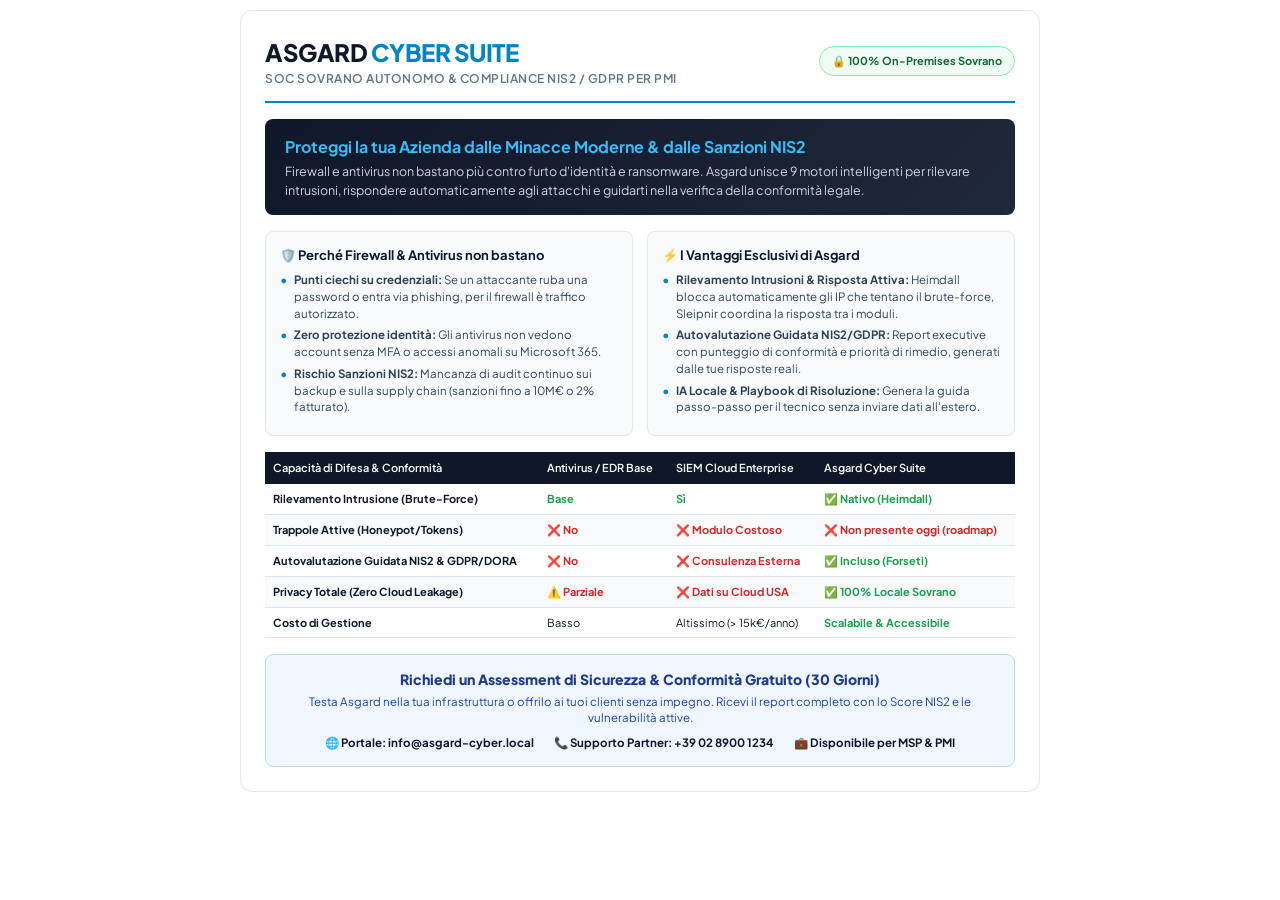
<file: ONE_PAGER_COMMERCIALE.html>
<!DOCTYPE html>
<html lang="it">
<head>
  <meta charset="UTF-8">
  <meta name="viewport" content="width=device-width, initial-scale=1.0">
  <title>Asgard Cyber Suite — Executive One-Pager</title>
  <style>
    @import url('https://fonts.googleapis.com/css2?family=Plus+Jakarta+Sans:wght@400;600;700;800&display=swap');
    
    @page {
      size: A4 portrait;
      margin: 10mm;
    }

    * {
      box-sizing: border-box;
      margin: 0;
      padding: 0;
    }

    body {
      font-family: 'Plus Jakarta Sans', -apple-system, sans-serif;
      color: #0f172a;
      background: #ffffff;
      line-height: 1.45;
      font-size: 13px;
      padding: 10px;
    }

    .container {
      max-width: 800px;
      margin: 0 auto;
      border: 1px solid #e2e8f0;
      border-radius: 12px;
      padding: 24px;
      background: #ffffff;
    }

    .header {
      display: flex;
      justify-content: space-between;
      align-items: center;
      border-bottom: 2px solid #0284c7;
      padding-bottom: 14px;
      margin-bottom: 16px;
    }

    .logo-area h1 {
      font-size: 24px;
      font-weight: 800;
      color: #0f172a;
      letter-spacing: -0.5px;
    }

    .logo-area h1 span {
      color: #0284c7;
    }

    .logo-area p {
      font-size: 12px;
      color: #64748b;
      font-weight: 600;
      text-transform: uppercase;
      letter-spacing: 0.5px;
    }

    .badge-sovranita {
      background: #f0fdf4;
      border: 1px solid #86efac;
      color: #166534;
      padding: 6px 12px;
      border-radius: 20px;
      font-size: 11px;
      font-weight: 700;
      display: flex;
      align-items: center;
      gap: 6px;
    }

    .hero-banner {
      background: linear-gradient(135deg, #0f172a 0%, #1e293b 100%);
      color: #ffffff;
      padding: 16px 20px;
      border-radius: 8px;
      margin-bottom: 16px;
    }

    .hero-banner h2 {
      font-size: 16px;
      font-weight: 700;
      margin-bottom: 4px;
      color: #38bdf8;
    }

    .hero-banner p {
      font-size: 12.5px;
      color: #cbd5e1;
    }

    .grid-2 {
      display: grid;
      grid-template-columns: 1fr 1fr;
      gap: 14px;
      margin-bottom: 16px;
    }

    .card {
      border: 1px solid #e2e8f0;
      border-radius: 8px;
      padding: 14px;
      background: #f8fafc;
    }

    .card h3 {
      font-size: 13px;
      font-weight: 700;
      color: #0f172a;
      margin-bottom: 8px;
      display: flex;
      align-items: center;
      gap: 6px;
    }

    .card ul {
      list-style: none;
      font-size: 11.5px;
      color: #334155;
    }

    .card ul li {
      margin-bottom: 5px;
      padding-left: 14px;
      position: relative;
    }

    .card ul li::before {
      content: "•";
      color: #0284c7;
      font-weight: bold;
      position: absolute;
      left: 0;
    }

    .comparison-table {
      width: 100%;
      border-collapse: collapse;
      margin-bottom: 16px;
      font-size: 11px;
    }

    .comparison-table th {
      background: #0f172a;
      color: #ffffff;
      text-align: left;
      padding: 8px;
      font-weight: 600;
    }

    .comparison-table td {
      padding: 7px 8px;
      border-bottom: 1px solid #e2e8f0;
    }

    .comparison-table tr:nth-child(even) {
      background: #f8fafc;
    }

    .tag-yes {
      color: #16a34a;
      font-weight: 700;
    }

    .tag-no {
      color: #dc2626;
      font-weight: 700;
    }

    .cta-box {
      background: #eff6ff;
      border: 1.5px solid #bfdbfe;
      border-radius: 8px;
      padding: 14px;
      text-align: center;
    }

    .cta-box h3 {
      font-size: 14px;
      color: #1e3a8a;
      font-weight: 800;
      margin-bottom: 4px;
    }

    .cta-box p {
      font-size: 11.5px;
      color: #1e40af;
      margin-bottom: 8px;
    }

    .contact-bar {
      display: flex;
      justify-content: center;
      gap: 20px;
      font-size: 11.5px;
      font-weight: 700;
      color: #0f172a;
    }

    @media print {
      body {
        padding: 0;
      }
      .container {
        border: none;
        padding: 0;
      }
    }
  </style>
</head>
<body>

  <div class="container">
    <!-- Header -->
    <div class="header">
      <div class="logo-area">
        <h1>ASGARD <span>CYBER SUITE</span></h1>
        <p>SOC Sovrano Autonomo & Compliance NIS2 / GDPR per PMI</p>
      </div>
      <div class="badge-sovranita">
        <span>🔒 100% On-Premises Sovrano</span>
      </div>
    </div>

    <!-- Hero Banner -->
    <div class="hero-banner">
      <h2>Proteggi la tua Azienda dalle Minacce Moderne & dalle Sanzioni NIS2</h2>
      <p>Firewall e antivirus non bastano più contro furto d'identità e ransomware. Asgard unisce 9 motori intelligenti per rilevare intrusioni, rispondere automaticamente agli attacchi e guidarti nella verifica della conformità legale.</p>
    </div>

    <!-- 2 Column Features -->
    <div class="grid-2">
      <div class="card">
        <h3>🛡️ Perché Firewall & Antivirus non bastano</h3>
        <ul>
          <li><strong>Punti ciechi su credenziali:</strong> Se un attaccante ruba una password o entra via phishing, per il firewall è traffico autorizzato.</li>
          <li><strong>Zero protezione identità:</strong> Gli antivirus non vedono account senza MFA o accessi anomali su Microsoft 365.</li>
          <li><strong>Rischio Sanzioni NIS2:</strong> Mancanza di audit continuo sui backup e sulla supply chain (sanzioni fino a 10M€ o 2% fatturato).</li>
        </ul>
      </div>

      <div class="card">
        <h3>⚡ I Vantaggi Esclusivi di Asgard</h3>
        <ul>
          <li><strong>Rilevamento Intrusioni & Risposta Attiva:</strong> Heimdall blocca automaticamente gli IP che tentano il brute-force, Sleipnir coordina la risposta tra i moduli.</li>
          <li><strong>Autovalutazione Guidata NIS2/GDPR:</strong> Report executive con punteggio di conformità e priorità di rimedio, generati dalle tue risposte reali.</li>
          <li><strong>IA Locale & Playbook di Risoluzione:</strong> Genera la guida passo-passo per il tecnico senza inviare dati all'estero.</li>
        </ul>
      </div>
    </div>

    <!-- Comparison Table -->
    <table class="comparison-table">
      <thead>
        <tr>
          <th>Capacità di Difesa & Conformità</th>
          <th>Antivirus / EDR Base</th>
          <th>SIEM Cloud Enterprise</th>
          <th>Asgard Cyber Suite</th>
        </tr>
      </thead>
      <tbody>
        <tr>
          <td><strong>Rilevamento Intrusione (Brute-Force)</strong></td>
          <td class="tag-yes">Base</td>
          <td class="tag-yes">Sì</td>
          <td class="tag-yes">✅ Nativo (Heimdall)</td>
        </tr>
        <tr>
          <td><strong>Trappole Attive (Honeypot/Tokens)</strong></td>
          <td class="tag-no">❌ No</td>
          <td class="tag-no">❌ Modulo Costoso</td>
          <td class="tag-no">❌ Non presente oggi (roadmap)</td>
        </tr>
        <tr>
          <td><strong>Autovalutazione Guidata NIS2 & GDPR/DORA</strong></td>
          <td class="tag-no">❌ No</td>
          <td class="tag-no">❌ Consulenza Esterna</td>
          <td class="tag-yes">✅ Incluso (Forseti)</td>
        </tr>
        <tr>
          <td><strong>Privacy Totale (Zero Cloud Leakage)</strong></td>
          <td class="tag-no">⚠️ Parziale</td>
          <td class="tag-no">❌ Dati su Cloud USA</td>
          <td class="tag-yes">✅ 100% Locale Sovrano</td>
        </tr>
        <tr>
          <td><strong>Costo di Gestione</strong></td>
          <td>Basso</td>
          <td>Altissimo (> 15k€/anno)</td>
          <td class="tag-yes"><strong>Scalabile & Accessibile</strong></td>
        </tr>
      </tbody>
    </table>

    <!-- Call to Action -->
    <div class="cta-box">
      <h3>Richiedi un Assessment di Sicurezza & Conformità Gratuito (30 Giorni)</h3>
      <p>Testa Asgard nella tua infrastruttura o offrilo ai tuoi clienti senza impegno. Ricevi il report completo con lo Score NIS2 e le vulnerabilità attive.</p>
      <div class="contact-bar">
        <span>🌐 Portale: info@asgard-cyber.local</span>
        <span>📞 Supporto Partner: +39 02 8900 1234</span>
        <span>💼 Disponibile per MSP & PMI</span>
      </div>
    </div>
  </div>

</body>
</html>
</file>
<file: website/style.css>
@import url('https://fonts.googleapis.com/css2?family=Plus+Jakarta+Sans:wght@300;400;500;600;700;800&family=JetBrains+Mono:wght@400;500;600;700&family=Space+Grotesk:wght@500;600;700&display=swap');

:root {
  --bg-black: #000000;
  --bg-deep: #05070c;
  --bg-surface: #0a0e17;
  
  /* Apple / Linear Glass tokens */
  --glass-bg: rgba(255, 255, 255, 0.025);
  --glass-bg-hover: rgba(255, 255, 255, 0.05);
  --glass-border: rgba(255, 255, 255, 0.08);
  --glass-border-hover: rgba(255, 255, 255, 0.2);
  --glass-bevel: inset 0 1px 0 0 rgba(255, 255, 255, 0.12);
  --glass-shadow: 0 24px 60px -15px rgba(0, 0, 0, 0.7);
  
  /* Accent Colors (Muted Luxury Neon) */
  --cyan: #38bdf8;
  --cyan-dim: rgba(56, 189, 248, 0.1);
  --cyan-glow: 0 0 35px rgba(56, 189, 248, 0.35);
  
  --emerald: #10b981;
  --emerald-dim: rgba(16, 185, 129, 0.12);
  --emerald-glow: 0 0 25px rgba(16, 185, 129, 0.3);
  
  --violet: #818cf8;
  --violet-dim: rgba(129, 140, 248, 0.12);
  
  --rose: #f43f5e;
  --rose-dim: rgba(244, 63, 94, 0.12);
  
  --amber: #f59e0b;
  --amber-dim: rgba(245, 158, 11, 0.12);

  /* Typography */
  --text-pure: #ffffff;
  --text-titanium: #f1f5f9;
  --text-muted: #94a3b8;
  --text-dark: #64748b;
  
  --font-main: 'Plus Jakarta Sans', -apple-system, BlinkMacSystemFont, "SF Pro Display", sans-serif;
  --font-display: 'Space Grotesk', -apple-system, sans-serif;
  --font-mono: 'JetBrains Mono', monospace;

  --radius-pill: 999px;
  --radius-sm: 10px;
  --radius-md: 16px;
  --radius-lg: 24px;
  --radius-xl: 32px;
}

* {
  margin: 0;
  padding: 0;
  box-sizing: border-box;
}

html {
  scroll-behavior: smooth;
  background-color: var(--bg-black);
}

body {
  background-color: var(--bg-black);
  color: var(--text-titanium);
  font-family: var(--font-main);
  line-height: 1.6;
  overflow-x: hidden;
  -webkit-font-smoothing: antialiased;
  -moz-osx-font-smoothing: grayscale;
}

/* Subtle Apple Aurora Mesh Background */
.cyber-bg {
  position: fixed;
  inset: 0;
  pointer-events: none;
  z-index: 0;
  background: 
    radial-gradient(ellipse 90% 50% at 50% -10%, rgba(56, 189, 248, 0.12) 0%, transparent 60%),
    radial-gradient(ellipse 60% 40% at 85% 25%, rgba(129, 140, 248, 0.08) 0%, transparent 55%),
    radial-gradient(ellipse 50% 30% at 15% 50%, rgba(16, 185, 129, 0.05) 0%, transparent 50%),
    linear-gradient(to bottom, transparent 70%, rgba(0, 0, 0, 0.8) 100%);
}

.container {
  max-width: 1320px;
  margin: 0 auto;
  padding: 0 32px;
  position: relative;
  z-index: 2;
}

/* Typography Hierarchy */
h1, h2, h3, h4 {
  font-family: var(--font-display);
  font-weight: 700;
  color: var(--text-pure);
  letter-spacing: -0.035em;
}

.titanium-title {
  background: linear-gradient(180deg, #FFFFFF 15%, #cbd5e1 55%, #64748b 100%);
  -webkit-background-clip: text;
  -webkit-text-fill-color: transparent;
}

.cyan-accent {
  color: var(--cyan);
}

/* Floating Glass Dock Navigation */
.nav-wrapper {
  position: sticky;
  top: 24px;
  z-index: 100;
  display: flex;
  justify-content: center;
  padding: 0 24px;
}

.navbar {
  display: flex;
  align-items: center;
  justify-content: space-between;
  width: 100%;
  max-width: 1200px;
  padding: 10px 24px;
  background: rgba(10, 14, 23, 0.72);
  backdrop-filter: blur(28px) saturate(190%);
  border: 1px solid var(--glass-border);
  box-shadow: var(--glass-bevel), var(--glass-shadow);
  border-radius: var(--radius-pill);
}

.nav-brand {
  display: flex;
  align-items: center;
  gap: 12px;
  text-decoration: none;
  font-family: var(--font-display);
  font-size: 1.2rem;
  font-weight: 800;
  color: #fff;
  letter-spacing: -0.02em;
}

.brand-icon {
  width: 32px;
  height: 32px;
  border-radius: 9px;
  background: linear-gradient(135deg, rgba(255, 255, 255, 0.1), rgba(255, 255, 255, 0.02));
  border: 1px solid rgba(255, 255, 255, 0.15);
  display: flex;
  align-items: center;
  justify-content: center;
  color: var(--cyan);
  box-shadow: inset 0 1px 0 rgba(255, 255, 255, 0.2);
}

.brand-badge {
  font-size: 0.65rem;
  padding: 2px 8px;
  background: rgba(255, 255, 255, 0.06);
  border: 1px solid rgba(255, 255, 255, 0.1);
  color: var(--text-muted);
  border-radius: var(--radius-pill);
  font-family: var(--font-mono);
  font-weight: 600;
}

.nav-links {
  display: flex;
  align-items: center;
  gap: 32px;
  list-style: none;
}

.nav-links a {
  color: var(--text-muted);
  text-decoration: none;
  font-size: 0.88rem;
  font-weight: 500;
  transition: color 0.2s ease;
}

.nav-links a:hover {
  color: #fff;
}

.nav-actions {
  display: flex;
  align-items: center;
  gap: 16px;
}

.pulse-pill {
  display: flex;
  align-items: center;
  gap: 8px;
  font-size: 0.72rem;
  font-family: var(--font-mono);
  color: var(--emerald);
  background: var(--emerald-dim);
  border: 1px solid rgba(16, 185, 129, 0.25);
  padding: 5px 14px;
  border-radius: var(--radius-pill);
}

.pulse-dot {
  width: 6px;
  height: 6px;
  border-radius: 50%;
  background: var(--emerald);
  box-shadow: var(--emerald-glow);
  animation: pulseBeacon 2.5s infinite;
}

@keyframes pulseBeacon {
  0%, 100% { opacity: 1; transform: scale(1); }
  50% { opacity: 0.35; transform: scale(0.85); }
}

.btn-nav-cta {
  padding: 8px 20px;
  border-radius: var(--radius-pill);
  font-size: 0.84rem;
  font-weight: 700;
  color: #000;
  background: #fff;
  border: none;
  cursor: pointer;
  text-decoration: none;
  transition: all 0.25s cubic-bezier(0.16, 1, 0.3, 1);
  box-shadow: 0 4px 15px rgba(255, 255, 255, 0.25);
}

.btn-nav-cta:hover {
  background: #f1f5f9;
  transform: translateY(-1px);
  box-shadow: 0 6px 20px rgba(255, 255, 255, 0.4);
}

/* Hero Section */
.hero {
  padding: 100px 0 60px;
  text-align: center;
}

.hero-pill {
  display: inline-flex;
  align-items: center;
  gap: 10px;
  padding: 6px 18px;
  border-radius: var(--radius-pill);
  background: rgba(255, 255, 255, 0.03);
  border: 1px solid var(--glass-border);
  box-shadow: var(--glass-bevel);
  font-size: 0.82rem;
  font-weight: 600;
  color: var(--text-muted);
  margin-bottom: 32px;
}

.hero-pill .dot-check {
  color: var(--emerald);
}

.hero h1 {
  font-size: clamp(2.6rem, 5.8vw, 4.6rem);
  line-height: 1.08;
  max-width: 1020px;
  margin: 0 auto 28px;
}

.hero p {
  font-size: clamp(1.1rem, 2vw, 1.25rem);
  color: var(--text-muted);
  max-width: 760px;
  margin: 0 auto 44px;
  font-weight: 400;
  line-height: 1.6;
}

.hero-actions {
  display: flex;
  justify-content: center;
  gap: 18px;
  flex-wrap: wrap;
  margin-bottom: 70px;
}

.btn-apple-primary {
  display: inline-flex;
  align-items: center;
  gap: 10px;
  padding: 16px 36px;
  border-radius: var(--radius-pill);
  background: #ffffff;
  color: #000000;
  font-weight: 700;
  font-size: 0.98rem;
  text-decoration: none;
  transition: all 0.25s cubic-bezier(0.16, 1, 0.3, 1);
  box-shadow: 0 0 40px rgba(255, 255, 255, 0.3);
}

.btn-apple-primary:hover {
  transform: translateY(-2px);
  box-shadow: 0 0 50px rgba(255, 255, 255, 0.5);
  background: #f8fafc;
}

.btn-apple-secondary {
  display: inline-flex;
  align-items: center;
  gap: 10px;
  padding: 16px 32px;
  border-radius: var(--radius-pill);
  background: rgba(255, 255, 255, 0.04);
  border: 1px solid var(--glass-border);
  box-shadow: var(--glass-bevel);
  color: var(--text-pure);
  font-weight: 600;
  font-size: 0.98rem;
  text-decoration: none;
  backdrop-filter: blur(16px);
  transition: all 0.25s cubic-bezier(0.16, 1, 0.3, 1);
}

.btn-apple-secondary:hover {
  background: rgba(255, 255, 255, 0.08);
  border-color: rgba(255, 255, 255, 0.2);
  transform: translateY(-2px);
}

/* Trust Bar / Certifications */
.trust-bar {
  display: flex;
  justify-content: center;
  align-items: center;
  gap: 36px;
  flex-wrap: wrap;
  padding: 24px 0 60px;
  opacity: 0.75;
}

.trust-item {
  display: flex;
  align-items: center;
  gap: 8px;
  font-size: 0.78rem;
  font-family: var(--font-mono);
  color: var(--text-muted);
  text-transform: uppercase;
  letter-spacing: 0.06em;
}

.trust-item svg {
  color: var(--cyan);
}

/* Hardware/Software Hero Showcase Mockup */
.showcase-frame {
  position: relative;
  max-width: 1200px;
  margin: 0 auto 100px;
  border-radius: var(--radius-xl);
  padding: 1px;
  background: linear-gradient(180deg, rgba(255, 255, 255, 0.2) 0%, rgba(255, 255, 255, 0.04) 50%, rgba(56, 189, 248, 0.15) 100%);
  box-shadow: var(--glass-shadow), 0 0 100px -20px rgba(56, 189, 248, 0.2);
}

.showcase-inner {
  background: #060911;
  border-radius: calc(var(--radius-xl) - 1px);
  overflow: hidden;
}

.showcase-topbar {
  display: flex;
  align-items: center;
  justify-content: space-between;
  padding: 16px 28px;
  background: rgba(255, 255, 255, 0.015);
  border-bottom: 1px solid var(--glass-border);
  font-size: 0.82rem;
}

.mac-controls {
  display: flex;
  gap: 8px;
}

.mac-controls span {
  width: 11px;
  height: 11px;
  border-radius: 50%;
}

.c-red { background: #ff5f56; }
.c-yellow { background: #ffbd2e; }
.c-green { background: #27c93f; }

.showcase-grid {
  display: grid;
  grid-template-columns: 340px 1fr 340px;
  gap: 24px;
  padding: 32px;
  background: radial-gradient(circle at 50% 20%, rgba(15, 23, 42, 0.7), #060810);
  min-height: 480px;
}

.glass-panel {
  background: var(--glass-bg);
  border: 1px solid var(--glass-border);
  box-shadow: var(--glass-bevel);
  border-radius: var(--radius-lg);
  padding: 24px;
  display: flex;
  flex-direction: column;
}

.panel-header {
  display: flex;
  justify-content: space-between;
  align-items: center;
  margin-bottom: 18px;
  padding-bottom: 12px;
  border-bottom: 1px solid var(--glass-border);
  font-size: 0.8rem;
  font-weight: 700;
  text-transform: uppercase;
  letter-spacing: 0.08em;
  color: var(--text-muted);
}

/* Live Incident Feed in Showcase */
.feed-stack {
  display: flex;
  flex-direction: column;
  gap: 12px;
}

.feed-card {
  background: rgba(255, 255, 255, 0.02);
  border: 1px solid var(--glass-border);
  border-radius: var(--radius-sm);
  padding: 14px;
  display: flex;
  flex-direction: column;
  gap: 6px;
  transition: all 0.2s ease;
}

.feed-card:hover {
  background: rgba(255, 255, 255, 0.04);
  border-color: rgba(255, 255, 255, 0.15);
}

.feed-top {
  display: flex;
  justify-content: space-between;
  align-items: center;
  font-size: 0.72rem;
  font-family: var(--font-mono);
}

.badge-tag {
  padding: 2px 7px;
  border-radius: 4px;
  font-weight: 700;
  font-size: 0.65rem;
}

.b-crit { background: var(--rose-dim); color: var(--rose); border: 1px solid rgba(244, 63, 94, 0.3); }
.b-high { background: var(--amber-dim); color: var(--amber); border: 1px solid rgba(245, 158, 11, 0.3); }
.b-ok { background: var(--emerald-dim); color: var(--emerald); border: 1px solid rgba(16, 185, 129, 0.3); }

/* Center Spatial Radar */
.radar-stage {
  position: relative;
  width: 230px;
  height: 230px;
  margin: 20px auto 10px;
  border-radius: 50%;
  border: 1px solid rgba(255, 255, 255, 0.08);
  box-shadow: inset 0 0 40px rgba(56, 189, 248, 0.05);
  display: flex;
  align-items: center;
  justify-content: center;
}

.radar-sweep-beam {
  position: absolute;
  inset: 0;
  border-radius: 50%;
  background: conic-gradient(from 0deg, rgba(56, 189, 248, 0.3) 0deg, transparent 80deg);
  animation: radarRotation 4s linear infinite;
}

@keyframes radarRotation {
  from { transform: rotate(0deg); }
  to { transform: rotate(360deg); }
}

.radar-shield {
  position: relative;
  z-index: 2;
  width: 76px;
  height: 76px;
  border-radius: 50%;
  background: rgba(10, 16, 30, 0.85);
  border: 1px solid var(--cyan);
  box-shadow: var(--cyan-glow);
  display: flex;
  flex-direction: column;
  align-items: center;
  justify-content: center;
  font-size: 0.68rem;
  font-weight: 700;
  color: #fff;
}

.radar-anomaly {
  position: absolute;
  width: 10px;
  height: 10px;
  border-radius: 50%;
  background: var(--rose);
  box-shadow: 0 0 15px var(--rose);
  animation: pulseBeacon 1.5s infinite;
}

.a1 { top: 40px; right: 50px; }
.a2 { bottom: 50px; left: 40px; background: var(--amber); box-shadow: 0 0 15px var(--amber); }

/* Section Titles */
.section {
  padding: 120px 0;
  position: relative;
}

.section-eyebrow {
  text-align: center;
  font-size: 0.75rem;
  font-family: var(--font-mono);
  font-weight: 700;
  text-transform: uppercase;
  letter-spacing: 0.12em;
  color: var(--cyan);
  margin-bottom: 14px;
}

.section-heading {
  text-align: center;
  font-size: clamp(2.2rem, 4vw, 3.4rem);
  line-height: 1.15;
  margin-bottom: 18px;
}

.section-sub {
  text-align: center;
  font-size: 1.15rem;
  color: var(--text-muted);
  max-width: 680px;
  margin: 0 auto 64px;
}

/* ==========================================================================
   BENTO GRID ARCHITECTURE (The 9 Guardians)
   ========================================================================== */
.bento-grid {
  display: grid;
  grid-template-columns: repeat(12, 1fr);
  gap: 24px;
  margin-bottom: 40px;
}

.bento-card {
  background: var(--glass-bg);
  border: 1px solid var(--glass-border);
  box-shadow: var(--glass-bevel);
  border-radius: var(--radius-xl);
  padding: 36px;
  display: flex;
  flex-direction: column;
  position: relative;
  overflow: hidden;
  backdrop-filter: blur(24px);
  transition: all 0.35s cubic-bezier(0.16, 1, 0.3, 1);
}

.bento-card:hover {
  transform: translateY(-4px);
  border-color: var(--glass-border-hover);
  background: var(--glass-bg-hover);
  box-shadow: var(--glass-shadow), 0 0 40px -10px rgba(56, 189, 248, 0.15);
}

/* Spans */
.span-8 { grid-column: span 8; }
.span-4 { grid-column: span 4; }
.span-6 { grid-column: span 6; }
.span-12 { grid-column: span 12; }

.bento-top {
  display: flex;
  justify-content: space-between;
  align-items: flex-start;
  margin-bottom: 20px;
}

.bento-icon {
  width: 48px;
  height: 48px;
  border-radius: 14px;
  background: rgba(255, 255, 255, 0.04);
  border: 1px solid var(--glass-border);
  display: flex;
  align-items: center;
  justify-content: center;
  color: var(--cyan);
  box-shadow: var(--glass-bevel);
}

.bento-tag {
  font-size: 0.72rem;
  font-family: var(--font-mono);
  font-weight: 700;
  padding: 4px 12px;
  border-radius: var(--radius-pill);
  background: rgba(255, 255, 255, 0.04);
  border: 1px solid var(--glass-border);
  color: var(--text-muted);
}

.bento-title {
  font-size: 1.6rem;
  font-weight: 700;
  color: #fff;
  margin-bottom: 6px;
}

.bento-subtitle {
  font-size: 0.88rem;
  color: var(--cyan);
  font-weight: 600;
  margin-bottom: 16px;
}

.bento-desc {
  font-size: 0.96rem;
  color: var(--text-muted);
  line-height: 1.6;
  margin-bottom: 24px;
  flex-grow: 1;
}

/* Interactive Mock inside Ragnarök Bento (Span 8) */
.bento-code-preview {
  background: rgba(0, 0, 0, 0.6);
  border: 1px solid var(--glass-border);
  border-radius: var(--radius-md);
  padding: 16px 20px;
  font-family: var(--font-mono);
  font-size: 0.85rem;
  color: #94a3b8;
  display: flex;
  flex-direction: column;
  gap: 6px;
}

/* ==========================================================================
   COMPARISON TABLE: ASGARD VS. BIG TECH SOC VENDORS
   ========================================================================== */
.compare-container {
  max-width: 1100px;
  margin: 0 auto;
  border-radius: var(--radius-xl);
  background: var(--glass-bg);
  border: 1px solid var(--glass-border);
  box-shadow: var(--glass-bevel), var(--glass-shadow);
  backdrop-filter: blur(24px);
  overflow: hidden;
}

.compare-table {
  width: 100%;
  border-collapse: collapse;
  text-align: left;
}

.compare-table th, .compare-table td {
  padding: 22px 28px;
  border-bottom: 1px solid var(--glass-border);
}

.compare-table th {
  font-size: 0.82rem;
  font-family: var(--font-mono);
  text-transform: uppercase;
  color: var(--text-muted);
  letter-spacing: 0.08em;
  background: rgba(255, 255, 255, 0.02);
}

.compare-table tr:last-child td {
  border-bottom: none;
}

.th-asgard {
  color: var(--cyan) !important;
  font-size: 1rem !important;
  font-family: var(--font-display) !important;
  font-weight: 700;
}

.td-highlight {
  background: rgba(56, 189, 248, 0.03);
  font-weight: 600;
  color: #fff;
}

/* ==========================================================================
   DUAL-VIEW INTERACTIVE SOC SIMULATOR
   ========================================================================== */
.sim-wrapper {
  display: grid;
  grid-template-columns: 1.3fr 1fr;
  gap: 28px;
  max-width: 1200px;
  margin: 0 auto;
}

.terminal-box {
  background: #070a12;
  border: 1px solid var(--glass-border);
  box-shadow: var(--glass-bevel), var(--glass-shadow);
  border-radius: var(--radius-xl);
  overflow: hidden;
  display: flex;
  flex-direction: column;
}

.terminal-header {
  display: flex;
  align-items: center;
  justify-content: space-between;
  padding: 14px 24px;
  background: rgba(255, 255, 255, 0.02);
  border-bottom: 1px solid var(--glass-border);
}

.terminal-body {
  padding: 28px;
  font-family: var(--font-mono);
  font-size: 0.88rem;
  line-height: 1.7;
  min-height: 400px;
  max-height: 480px;
  overflow-y: auto;
  color: #cbd5e1;
}

.log-entry {
  margin-bottom: 8px;
  animation: logFade 0.3s ease;
}

@keyframes logFade {
  from { opacity: 0; transform: translateY(4px); }
  to { opacity: 1; transform: translateY(0); }
}

.log-cyan { color: var(--cyan); }
.log-emerald { color: var(--emerald); }
.log-rose { color: var(--rose); }
.log-amber { color: var(--amber); }

.terminal-actions {
  padding: 16px 24px;
  background: rgba(255, 255, 255, 0.015);
  border-top: 1px solid var(--glass-border);
  display: flex;
  justify-content: space-between;
  align-items: center;
}

/* Synchronized Inspector Card */
.inspector-card {
  background: var(--glass-bg);
  border: 1px solid var(--glass-border);
  box-shadow: var(--glass-bevel);
  border-radius: var(--radius-xl);
  padding: 32px;
  display: flex;
  flex-direction: column;
  gap: 22px;
  backdrop-filter: blur(24px);
}

.inspector-grid {
  display: grid;
  grid-template-columns: 1fr 1fr;
  gap: 16px;
}

.inspector-box {
  background: rgba(255, 255, 255, 0.02);
  border: 1px solid var(--glass-border);
  border-radius: var(--radius-md);
  padding: 14px 18px;
}

.inspector-lbl {
  font-size: 0.72rem;
  font-family: var(--font-mono);
  color: var(--text-dark);
  text-transform: uppercase;
}

.inspector-val {
  font-size: 0.95rem;
  font-weight: 700;
  color: #fff;
  font-family: var(--font-mono);
  margin-top: 2px;
}

/* ==========================================================================
   APPLE-STYLE COMPLIANCE & SANCTIONS CALCULATOR
   ========================================================================== */
.calc-module {
  display: grid;
  grid-template-columns: 1.25fr 1fr;
  gap: 48px;
  max-width: 1140px;
  margin: 0 auto;
  background: var(--glass-bg);
  border: 1px solid var(--glass-border);
  box-shadow: var(--glass-bevel), var(--glass-shadow);
  border-radius: var(--radius-xl);
  padding: 52px;
  backdrop-filter: blur(32px);
}

.calc-questions {
  display: flex;
  flex-direction: column;
  gap: 28px;
}

.calc-q-group label {
  font-size: 0.95rem;
  font-weight: 600;
  color: #fff;
  display: block;
  margin-bottom: 12px;
}

/* Segmented Control Buttons (Apple Style) */
.segmented-control {
  display: grid;
  grid-template-columns: repeat(3, 1fr);
  gap: 8px;
  background: rgba(0, 0, 0, 0.5);
  padding: 6px;
  border-radius: var(--radius-md);
  border: 1px solid var(--glass-border);
}

.seg-btn {
  padding: 10px 14px;
  border-radius: var(--radius-sm);
  background: transparent;
  border: none;
  color: var(--text-muted);
  font-size: 0.84rem;
  font-weight: 600;
  cursor: pointer;
  transition: all 0.2s ease;
  text-align: center;
}

.seg-btn:hover {
  color: #fff;
}

.seg-btn.active {
  background: rgba(255, 255, 255, 0.1);
  color: #fff;
  box-shadow: var(--glass-bevel), 0 2px 10px rgba(0, 0, 0, 0.4);
}

/* Luxury Gauge */
.calc-results-stage {
  display: flex;
  flex-direction: column;
  align-items: center;
  justify-content: center;
  text-align: center;
  background: rgba(0, 0, 0, 0.35);
  border: 1px solid var(--glass-border);
  border-radius: var(--radius-lg);
  padding: 40px 30px;
}

.radial-gauge {
  position: relative;
  width: 180px;
  height: 180px;
  border-radius: 50%;
  border: 8px solid var(--rose);
  display: flex;
  flex-direction: column;
  align-items: center;
  justify-content: center;
  margin-bottom: 24px;
  box-shadow: 0 0 35px rgba(244, 63, 94, 0.35);
  transition: all 0.4s ease;
}

.gauge-num {
  font-size: 3.6rem;
  font-weight: 800;
  font-family: var(--font-display);
  line-height: 1;
  color: #fff;
}

.gauge-unit {
  font-size: 0.8rem;
  font-family: var(--font-mono);
  color: var(--text-dark);
  font-weight: 700;
}

.fine-warning-card {
  background: rgba(244, 63, 94, 0.08);
  border: 1px solid rgba(244, 63, 94, 0.25);
  border-radius: var(--radius-md);
  padding: 18px 24px;
  width: 100%;
  margin-bottom: 24px;
}

.fine-val {
  font-size: 1.7rem;
  font-family: var(--font-display);
  font-weight: 800;
  color: var(--rose);
}

/* ==========================================================================
   PRICING & LICENSING MATRIX
   ========================================================================== */
.pricing-switcher {
  display: flex;
  align-items: center;
  justify-content: center;
  gap: 16px;
  margin-bottom: 50px;
}

.billing-pill {
  display: inline-flex;
  padding: 4px;
  background: rgba(255, 255, 255, 0.04);
  border: 1px solid var(--glass-border);
  border-radius: var(--radius-pill);
}

.bill-opt {
  padding: 8px 22px;
  border-radius: var(--radius-pill);
  font-size: 0.86rem;
  font-weight: 600;
  color: var(--text-muted);
  cursor: pointer;
  border: none;
  background: transparent;
  transition: all 0.2s ease;
}

.bill-opt.active {
  background: #fff;
  color: #000;
  box-shadow: 0 2px 10px rgba(0, 0, 0, 0.3);
}

.discount-badge {
  background: var(--emerald-dim);
  color: var(--emerald);
  border: 1px solid rgba(16, 185, 129, 0.3);
  font-size: 0.72rem;
  font-family: var(--font-mono);
  font-weight: 700;
  padding: 4px 10px;
  border-radius: var(--radius-pill);
}

.pricing-grid {
  display: grid;
  grid-template-columns: repeat(3, 1fr);
  gap: 32px;
  max-width: 1200px;
  margin: 0 auto;
}

.price-card {
  background: var(--glass-bg);
  border: 1px solid var(--glass-border);
  box-shadow: var(--glass-bevel);
  border-radius: var(--radius-xl);
  padding: 44px 34px;
  display: flex;
  flex-direction: column;
  position: relative;
  backdrop-filter: blur(24px);
  transition: all 0.3s cubic-bezier(0.16, 1, 0.3, 1);
}

.price-card:hover {
  transform: translateY(-4px);
  border-color: var(--glass-border-hover);
}

.price-card.featured {
  background: linear-gradient(180deg, rgba(30, 41, 68, 0.5) 0%, rgba(10, 16, 30, 0.8) 100%);
  border-color: rgba(56, 189, 248, 0.4);
  box-shadow: var(--glass-bevel), 0 0 60px -15px rgba(56, 189, 248, 0.3);
}

.featured-ribbon {
  position: absolute;
  top: -14px;
  left: 50%;
  transform: translateX(-50%);
  background: #fff;
  color: #000;
  font-weight: 800;
  font-size: 0.72rem;
  text-transform: uppercase;
  letter-spacing: 0.08em;
  padding: 4px 16px;
  border-radius: var(--radius-pill);
  box-shadow: 0 4px 15px rgba(255, 255, 255, 0.3);
}

.price-tier-name {
  font-size: 1.4rem;
  font-weight: 700;
  margin-bottom: 6px;
}

.price-tagline {
  font-size: 0.88rem;
  color: var(--text-muted);
  min-height: 44px;
}

.price-amount-box {
  font-size: 3.2rem;
  font-weight: 800;
  font-family: var(--font-display);
  color: #fff;
  margin: 24px 0 20px;
  line-height: 1;
}

.price-amount-box span {
  font-size: 1rem;
  color: var(--text-muted);
  font-weight: 500;
}

.price-features {
  list-style: none;
  display: flex;
  flex-direction: column;
  gap: 14px;
  margin-bottom: 38px;
  flex-grow: 1;
  font-size: 0.92rem;
}

.price-features li {
  display: flex;
  align-items: center;
  gap: 10px;
}

.price-features li svg {
  color: var(--emerald);
  flex-shrink: 0;
}

.btn-price {
  width: 100%;
  padding: 15px;
  border-radius: var(--radius-pill);
  font-size: 0.95rem;
  font-weight: 700;
  cursor: pointer;
  text-align: center;
  border: none;
  text-decoration: none;
  transition: all 0.2s ease;
}

.btn-price-primary {
  background: #ffffff;
  color: #000000;
  box-shadow: 0 4px 20px rgba(255, 255, 255, 0.25);
}

.btn-price-primary:hover {
  background: #f1f5f9;
  transform: translateY(-2px);
  box-shadow: 0 6px 25px rgba(255, 255, 255, 0.4);
}

.btn-price-secondary {
  background: rgba(255, 255, 255, 0.05);
  color: #fff;
  border: 1px solid var(--glass-border);
}

.btn-price-secondary:hover {
  background: rgba(255, 255, 255, 0.09);
  border-color: rgba(255, 255, 255, 0.2);
}

/* ==========================================================================
   FOOTER
   ========================================================================== */
footer {
  padding: 90px 0 40px;
  background: #020307;
  border-top: 1px solid var(--glass-border);
}

.footer-nav-grid {
  display: grid;
  grid-template-columns: 2fr repeat(3, 1fr);
  gap: 40px;
  margin-bottom: 60px;
}

.footer-col h5 {
  font-size: 0.85rem;
  font-family: var(--font-mono);
  color: #fff;
  text-transform: uppercase;
  letter-spacing: 0.08em;
  margin-bottom: 18px;
}

.footer-col ul {
  list-style: none;
  display: flex;
  flex-direction: column;
  gap: 10px;
  font-size: 0.88rem;
}

.footer-col a {
  color: var(--text-muted);
  text-decoration: none;
  transition: color 0.2s ease;
}

.footer-col a:hover {
  color: var(--cyan);
}

.footer-legal-notice {
  font-size: 0.8rem;
  color: var(--text-dark);
  text-align: center;
  max-width: 960px;
  margin: 0 auto;
  line-height: 1.6;
  border-top: 1px solid rgba(255, 255, 255, 0.04);
  padding-top: 24px;
}

/* Responsive Rules */
@media (max-width: 1200px) {
  .span-8, .span-4, .span-6 { grid-column: span 12; }
  .showcase-grid { grid-template-columns: 1fr; }
  .sim-wrapper { grid-template-columns: 1fr; }
  .calc-module { grid-template-columns: 1fr; }
  .pricing-grid { grid-template-columns: 1fr; }
  .footer-nav-grid { grid-template-columns: 1fr 1fr; }
}

@media (max-width: 768px) {
  .nav-links { display: none; }
  .segmented-control { grid-template-columns: 1fr; }
  .footer-nav-grid { grid-template-columns: 1fr; }
}
</file>
